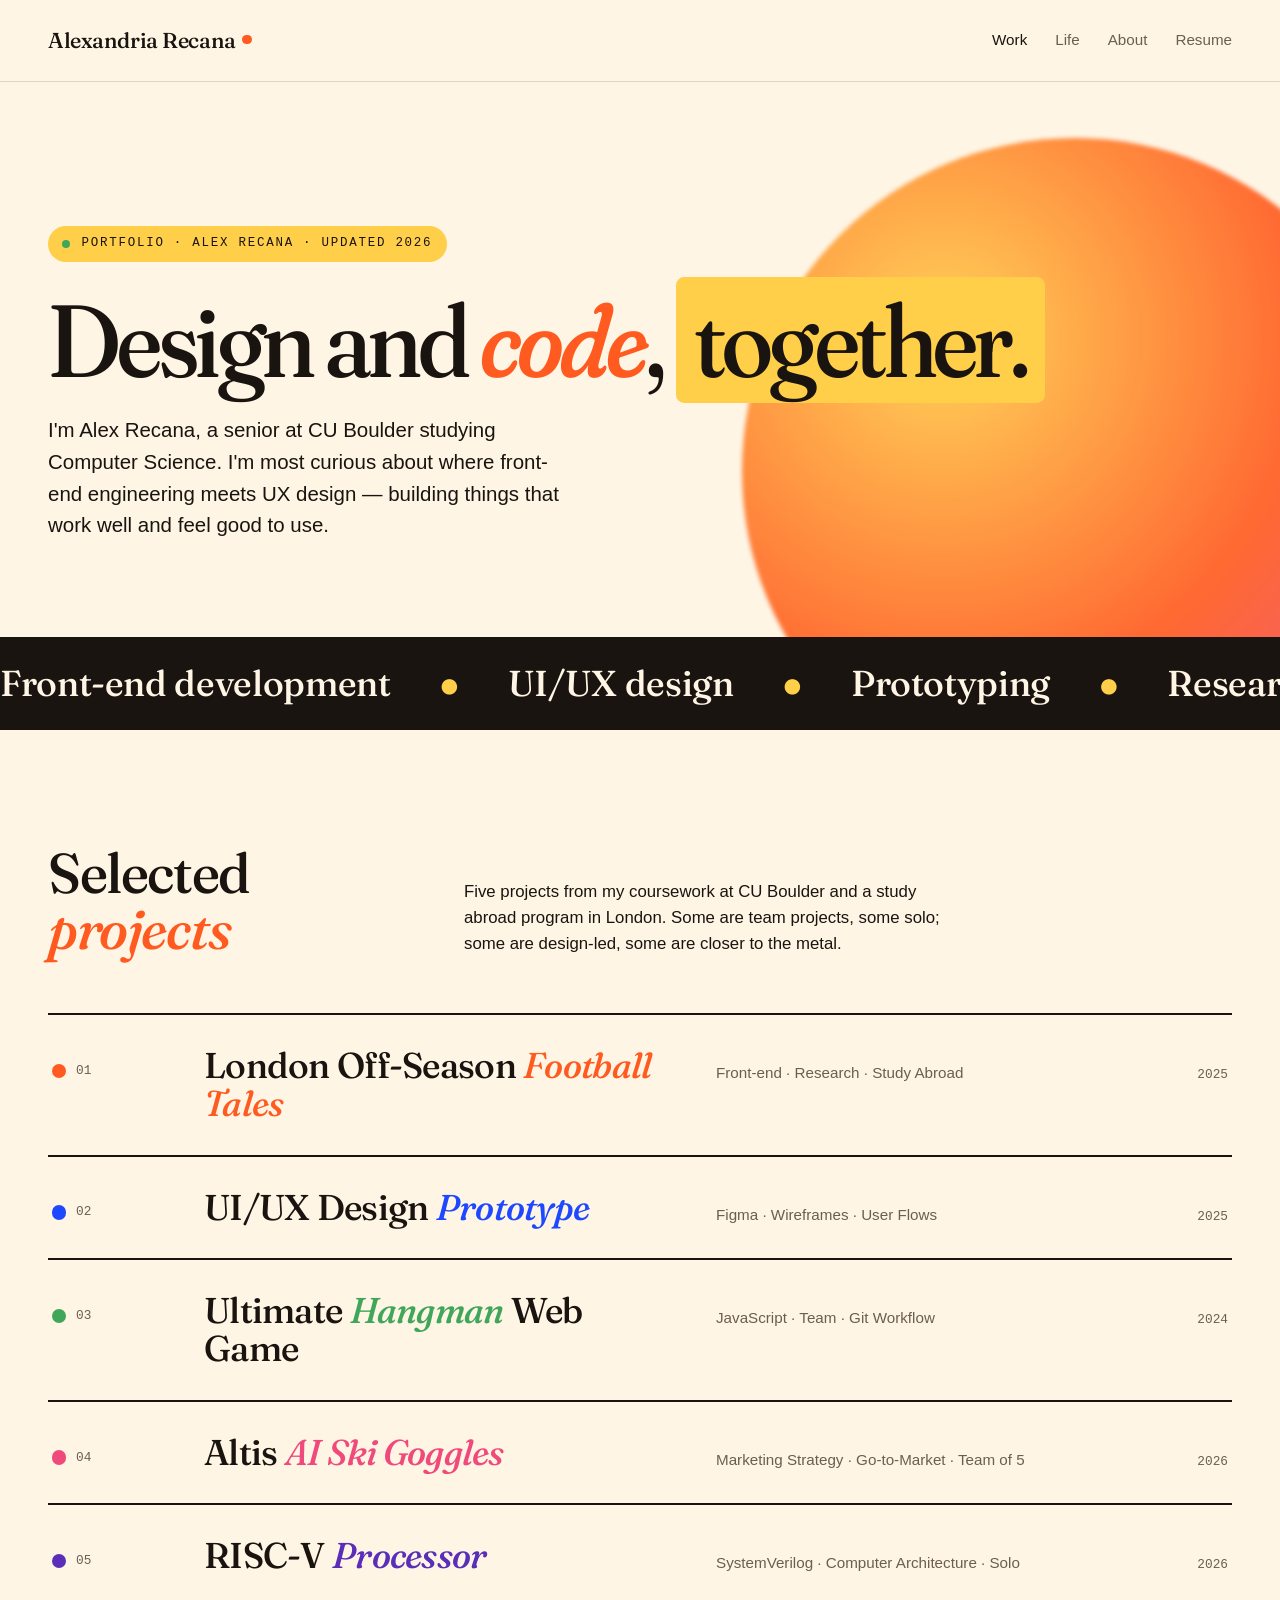
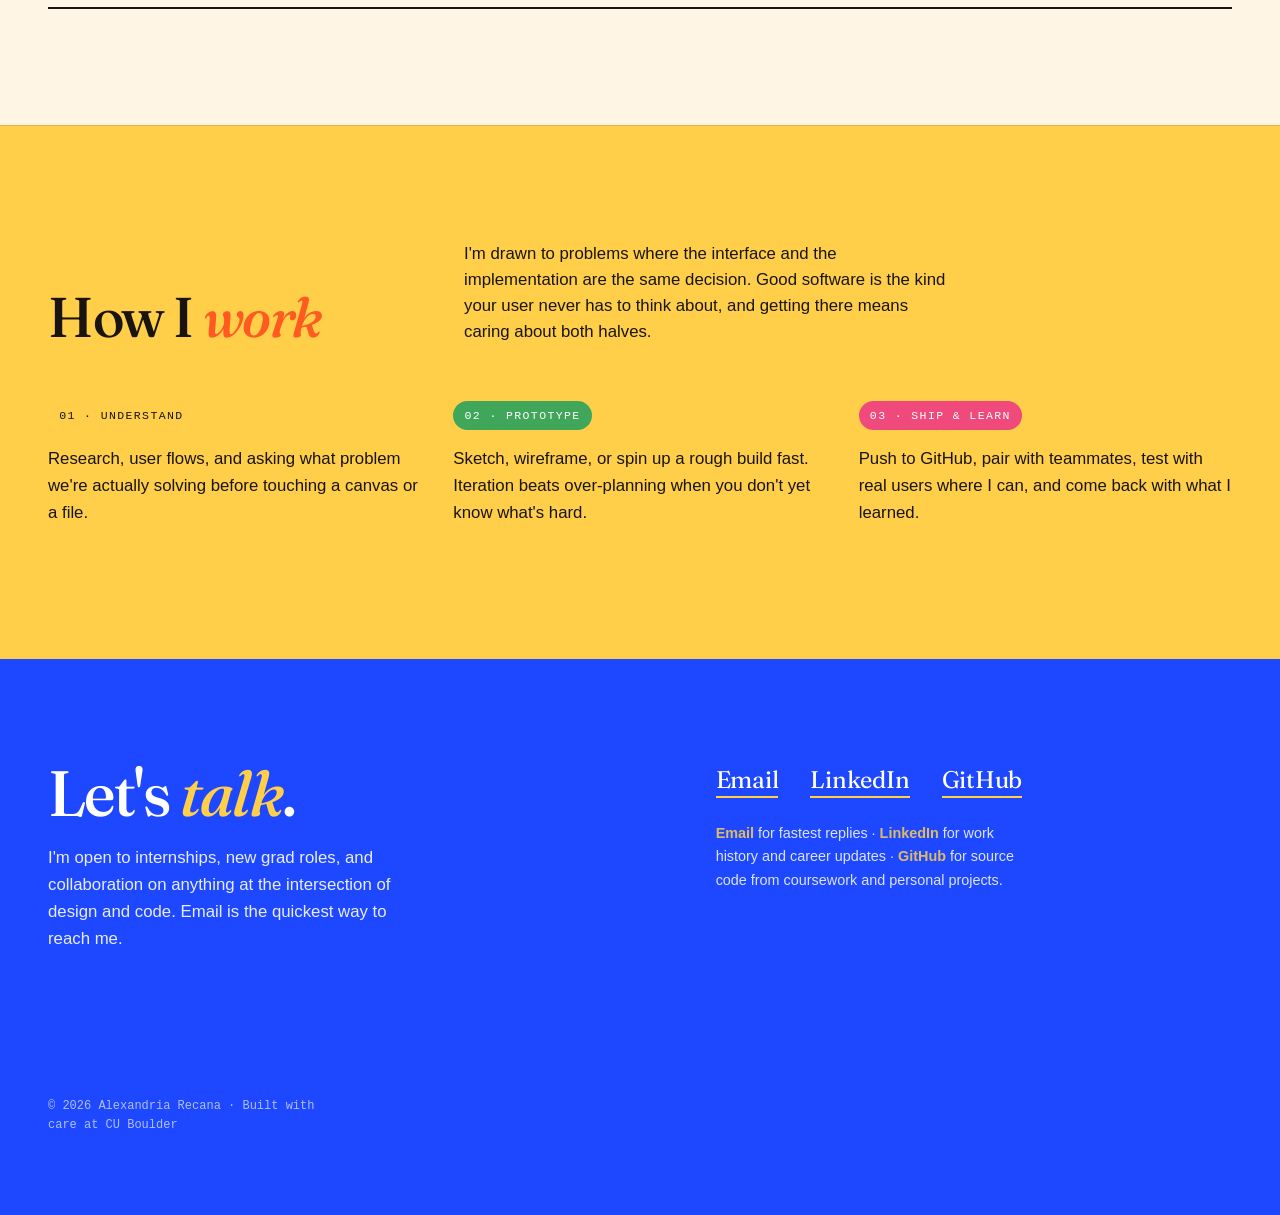
<file: index.html>
<!doctype html>
<html lang="en">
<head>
<meta charset="utf-8" />
<meta name="viewport" content="width=device-width,initial-scale=1" />
<title>Alex Recana — Portfolio</title>
<meta name="description" content="Alex Recana — senior at CU Boulder studying Computer Science. Front-end development, UX design, and the places they meet." />
<link rel="preconnect" href="https://rsms.me/" />
<link rel="stylesheet" href="https://rsms.me/inter/inter.css" />
<link rel="preconnect" href="https://fonts.googleapis.com" />
<link rel="preconnect" href="https://fonts.gstatic.com" crossorigin />
<link href="https://fonts.googleapis.com/css2?family=Fraunces:ital,opsz,wght,SOFT,WONK@0,9..144,400..700,0..100,0..1;1,9..144,400..700,0..100,0..1&display=swap" rel="stylesheet" />
<link rel="stylesheet" href="styles.css" />
</head>
<body>

<header class="site-head">
  <div class="wrap">
    <a href="index.html" class="wordmark">Alexandria&nbsp;Recana<span class="dot"></span></a>
    <nav class="nav" aria-label="Primary">
      <a href="index.html" aria-current="page">Work</a>
      <a href="life.html">Life</a>
      <a href="about.html">About</a>
      <a href="resume.html">Resume</a>
    </nav>
  </div>
</header>

<main>

  <section class="hero">
    <div class="wrap">
      <span class="eyebrow">Portfolio · Alex Recana · Updated 2026</span>
      <h1>Design and <em>code</em>, <span class="hl">together.</span></h1>
      <p class="lede">I'm Alex Recana, a senior at CU Boulder studying Computer Science. I'm most curious about where front-end engineering meets UX design — building things that work well and feel good to use.</p>
    </div>
  </section>

  <div class="marquee" aria-hidden="true">
    <div class="marquee-track">
      <span>Front-end development <span class="star">●</span> UI/UX design <span class="star">●</span> Prototyping <span class="star">●</span> Research <span class="star">●</span> Computer architecture <span class="star">●</span> Digital storytelling <span class="star">●</span></span>
      <span>Front-end development <span class="star">●</span> UI/UX design <span class="star">●</span> Prototyping <span class="star">●</span> Research <span class="star">●</span> Computer architecture <span class="star">●</span> Digital storytelling <span class="star">●</span></span>
    </div>
  </div>

  <section class="section" id="work">
    <div class="wrap">
      <div class="section-head">
        <h2>Selected <em>projects</em></h2>
        <p>Five projects from my coursework at CU Boulder and a study abroad program in London. Some are team projects, some solo; some are design-led, some are closer to the metal.</p>
      </div>

      <ol class="work-list">
        <li class="work-item" style="--swatch-color: var(--tangerine);">
          <a href="work/project-1.html">
            <span class="num">01</span>
            <span class="title">London Off-Season <em>Football Tales</em></span>
            <span class="role">Front-end · Research · Study Abroad</span>
            <span class="year">2025</span>
          </a>
        </li>
        <li class="work-item" style="--swatch-color: var(--cobalt);">
          <a href="work/project-2.html">
            <span class="num">02</span>
            <span class="title">UI/UX Design <em>Prototype</em></span>
            <span class="role">Figma · Wireframes · User Flows</span>
            <span class="year">2025</span>
          </a>
        </li>
        <li class="work-item" style="--swatch-color: var(--sage);">
          <a href="work/project-3.html">
            <span class="num">03</span>
            <span class="title">Ultimate <em>Hangman</em> Web Game</span>
            <span class="role">JavaScript · Team · Git Workflow</span>
            <span class="year">2024</span>
          </a>
        </li>
        <li class="work-item" style="--swatch-color: var(--rose);">
          <a href="work/project-4.html">
            <span class="num">04</span>
            <span class="title">Altis <em>AI Ski Goggles</em></span>
            <span class="role">Marketing Strategy · Go-to-Market · Team of 5</span>
            <span class="year">2026</span>
          </a>
        </li>
        <li class="work-item" style="--swatch-color: var(--plum);">
          <a href="work/project-5.html">
            <span class="num">05</span>
            <span class="title">RISC-V <em>Processor</em></span>
            <span class="role">SystemVerilog · Computer Architecture · Solo</span>
            <span class="year">2026</span>
          </a>
        </li>
      </ol>
    </div>
  </section>

  <section class="section section--butter" id="approach">
    <div class="wrap">
      <div class="section-head">
        <h2>How I <em>work</em></h2>
        <p>I'm drawn to problems where the interface and the implementation are the same decision. Good software is the kind your user never has to think about, and getting there means caring about both halves.</p>
      </div>
      <div style="display:grid; grid-template-columns:repeat(3, 1fr); gap:2rem;">
        <div>
          <span class="chip">01 · Understand</span>
          <p style="margin-top:1rem; font-size:1.05rem; line-height:1.6;">Research, user flows, and asking what problem we're actually solving before touching a canvas or a file.</p>
        </div>
        <div>
          <span class="chip" style="background:var(--sage); color:#fff;">02 · Prototype</span>
          <p style="margin-top:1rem; font-size:1.05rem; line-height:1.6;">Sketch, wireframe, or spin up a rough build fast. Iteration beats over-planning when you don't yet know what's hard.</p>
        </div>
        <div>
          <span class="chip" style="background:var(--rose); color:#fff;">03 · Ship &amp; learn</span>
          <p style="margin-top:1rem; font-size:1.05rem; line-height:1.6;">Push to GitHub, pair with teammates, test with real users where I can, and come back with what I learned.</p>
        </div>
      </div>
    </div>
  </section>

  <footer class="site-foot">
    <div class="wrap">
      <div>
        <h4>Let's <em>talk</em>.</h4>
        <p>I'm open to internships, new grad roles, and collaboration on anything at the intersection of design and code. Email is the quickest way to reach me.</p>
      </div>
      <div>
        <div class="contact-links">
          <a href="mailto:alexandria.recana@gmail.com">Email</a>
          <a href="https://www.linkedin.com/in/alexandria-recana/" target="_blank" rel="noopener">LinkedIn</a>
          <a href="https://github.com/alexandriarecana" target="_blank" rel="noopener">GitHub</a>
        </div>
        <p style="margin-top:1.5rem; font-size:0.9rem; opacity:0.85; line-height:1.6;">
          <strong style="color:var(--butter);">Email</strong> for fastest replies ·
          <strong style="color:var(--butter);">LinkedIn</strong> for work history and career updates ·
          <strong style="color:var(--butter);">GitHub</strong> for source code from coursework and personal projects.
        </p>
      </div>
      <p class="fine">© 2026 Alexandria Recana · Built with care at CU Boulder</p>
    </div>
  </footer>

</main>

</body>
</html>
</file>
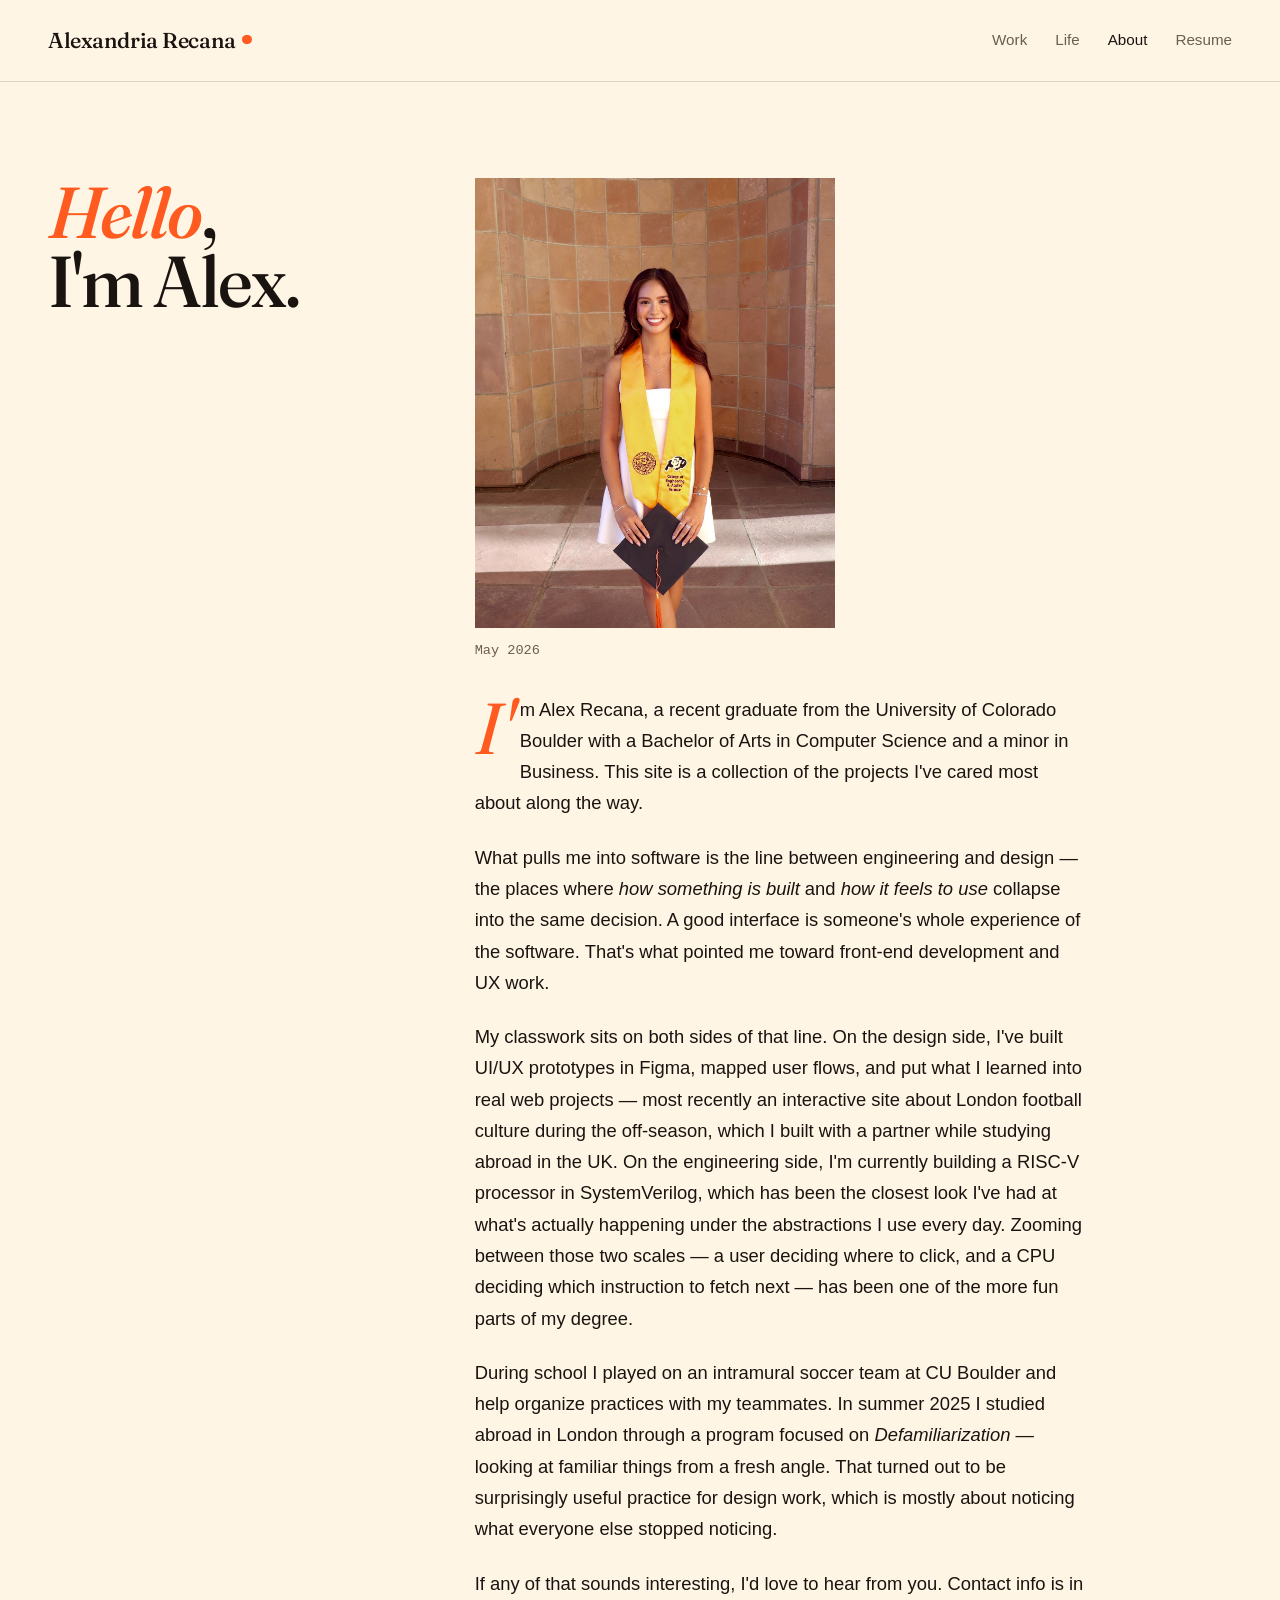
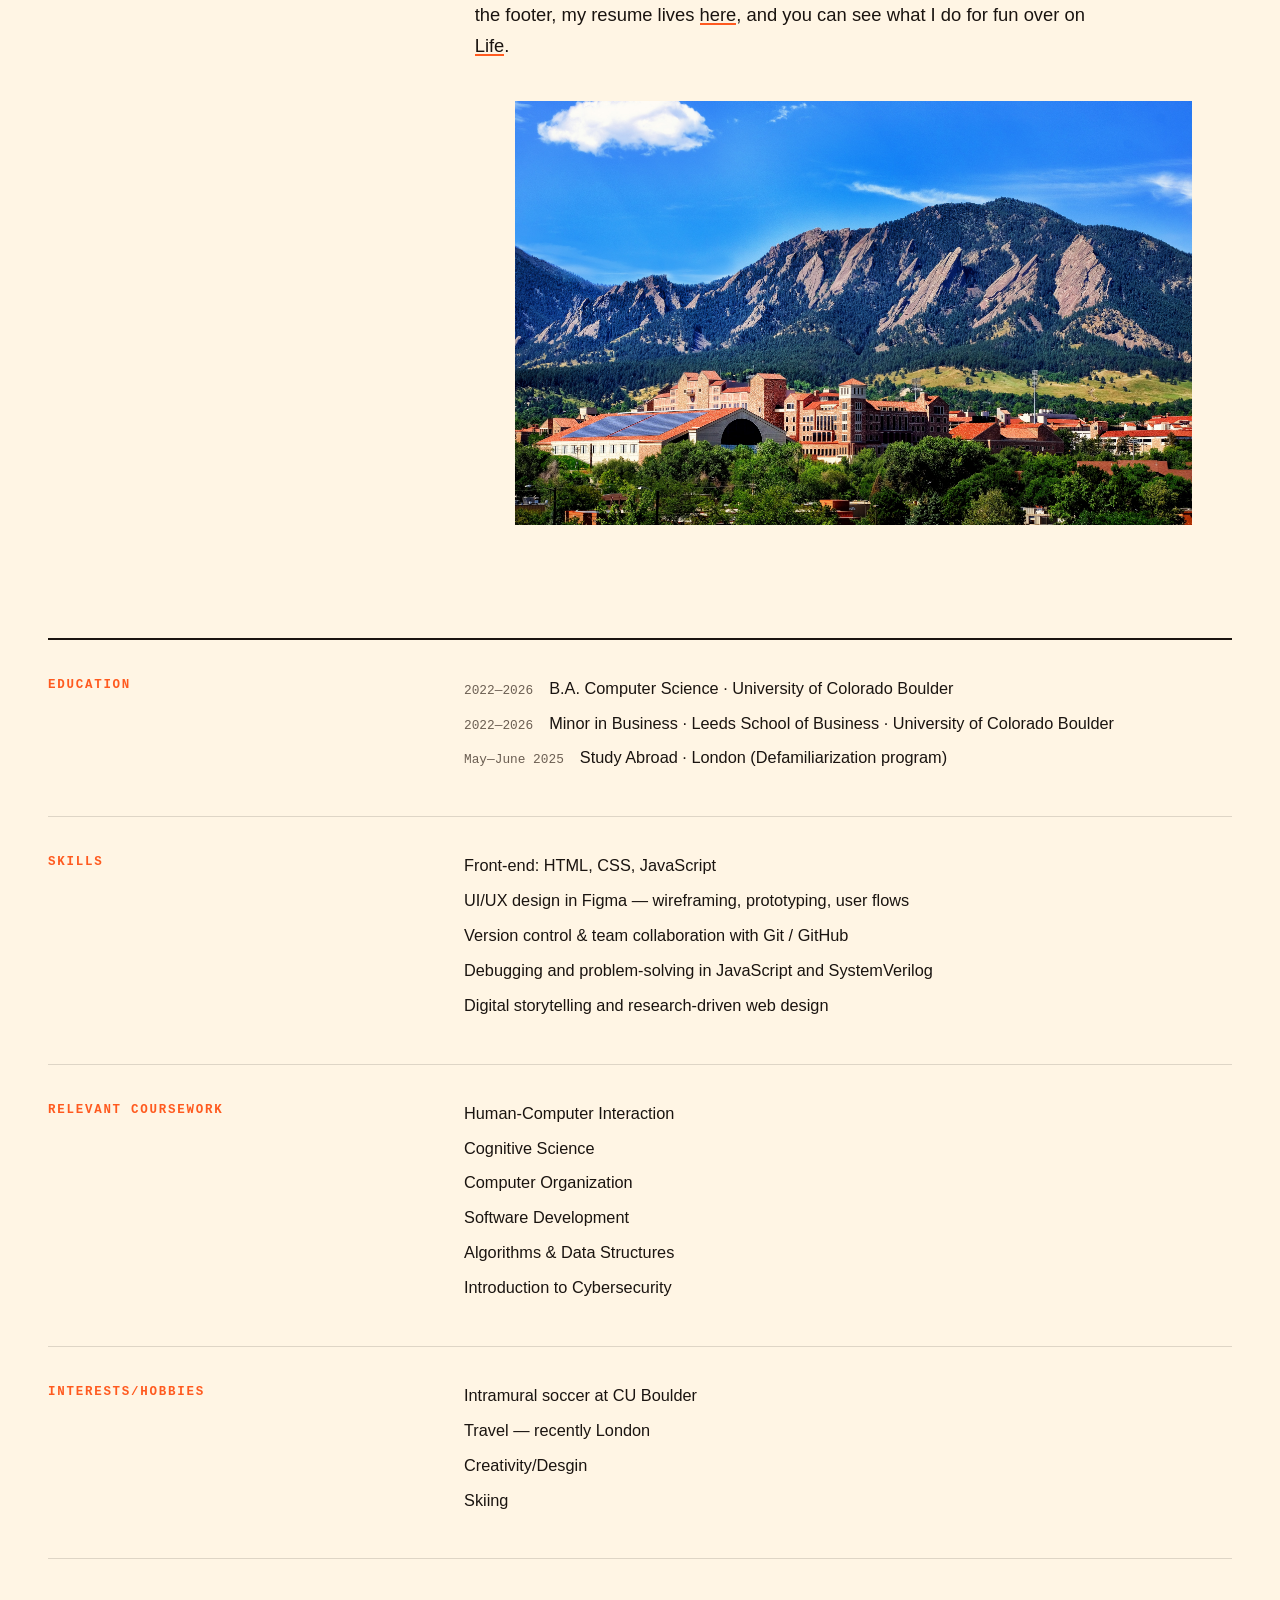
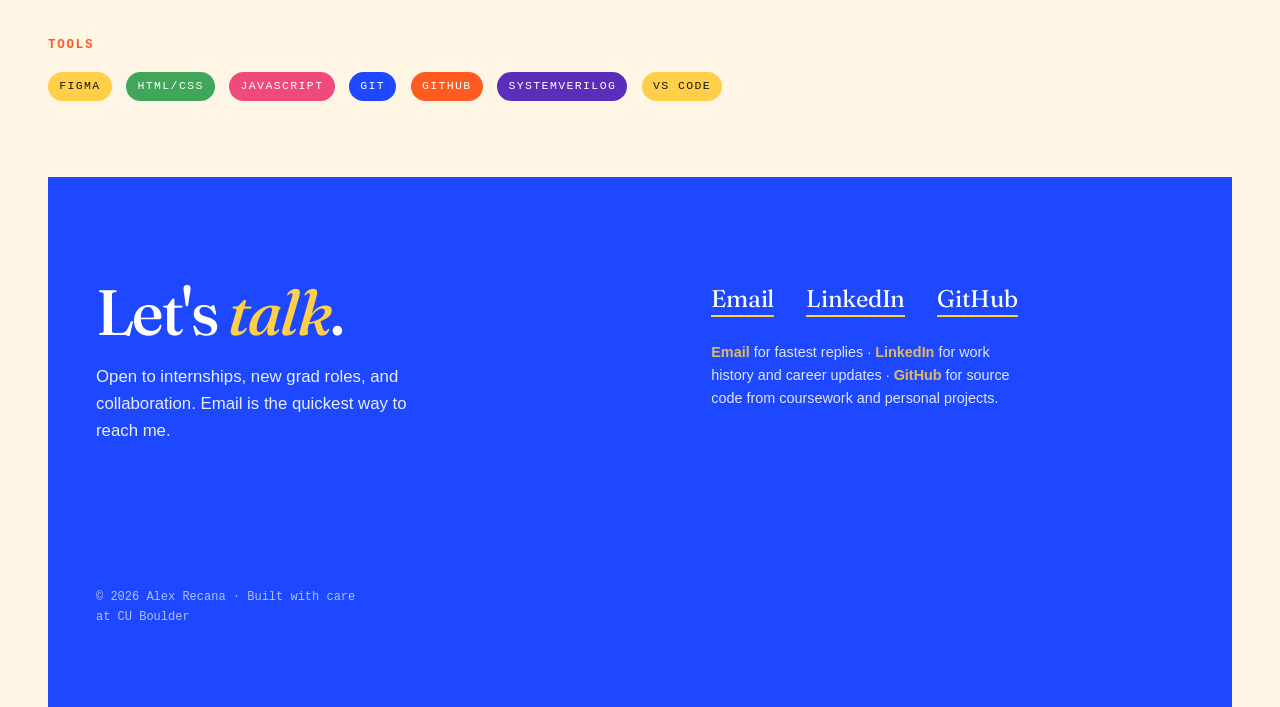
<file: about.html>
<!doctype html>
<html lang="en">
<head>
<meta charset="utf-8" />
<meta name="viewport" content="width=device-width,initial-scale=1" />
<title>About — Alex Recana</title>
<meta name="description" content="About Alex Recana — CU Boulder CS senior interested in front-end and UX." />
<link rel="preconnect" href="https://rsms.me/" />
<link rel="stylesheet" href="https://rsms.me/inter/inter.css" />
<link rel="preconnect" href="https://fonts.googleapis.com" />
<link rel="preconnect" href="https://fonts.gstatic.com" crossorigin />
<link href="https://fonts.googleapis.com/css2?family=Fraunces:ital,opsz,wght,SOFT,WONK@0,9..144,400..700,0..100,0..1;1,9..144,400..700,0..100,0..1&display=swap" rel="stylesheet" />
<link rel="stylesheet" href="styles.css" />
</head>
<body>

<header class="site-head">
  <div class="wrap">
    <a href="index.html" class="wordmark">Alexandria&nbsp;Recana<span class="dot"></span></a>
    <nav class="nav" aria-label="Primary">
      <a href="index.html">Work</a>
      <a href="life.html">Life</a>
      <a href="about.html" aria-current="page">About</a>
      <a href="resume.html">Resume</a>
    </nav>
  </div>
</header>

<main class="wrap">

  <section class="about-grid">
    <h1><em>Hello</em>,<br>I'm Alex.</h1>
    <div class="about-body">
      <figure style="margin:0 0 2rem;">
        <img 
            src="assets/PortfolioPicture.JPG" 
            alt="Portfolio picture"
            style="aspect-ratio: 4 / 5; max-width: 360px; display: block; object-fit: cover;"
          />
        <figcaption style="margin-top:0.75rem; font-size:0.85rem; color:var(--muted); font-family:var(--mono);">May 2026</figcaption>
      </figure>

      <p class="drop">I'm Alex Recana, a recent graduate from the University of Colorado Boulder with a Bachelor of Arts in Computer Science and a minor in Business. This site is a collection of the projects I've cared most about along the way.</p>

      <p>What pulls me into software is the line between engineering and design — the places where <em>how something is built</em> and <em>how it feels to use</em> collapse into the same decision. A good interface is someone's whole experience of the software. That's what pointed me toward front-end development and UX work.</p>

      <p>My classwork sits on both sides of that line. On the design side, I've built UI/UX prototypes in Figma, mapped user flows, and put what I learned into real web projects — most recently an interactive site about London football culture during the off-season, which I built with a partner while studying abroad in the UK. On the engineering side, I'm currently building a RISC-V processor in SystemVerilog, which has been the closest look I've had at what's actually happening under the abstractions I use every day. Zooming between those two scales — a user deciding where to click, and a CPU deciding which instruction to fetch next — has been one of the more fun parts of my degree.</p>

      <p>During school I played on an intramural soccer team at CU Boulder and help organize practices with my teammates. In summer 2025 I studied abroad in London through a program focused on <em>Defamiliarization</em> — looking at familiar things from a fresh angle. That turned out to be surprisingly useful practice for design work, which is mostly about noticing what everyone else stopped noticing.</p>

      <p>If any of that sounds interesting, I'd love to hear from you. Contact info is in the footer, my resume lives <a href="resume.html">here</a>, and you can see what I do for fun over on <a href="life.html">Life</a>.</p>

      <figure style="margin-top:2.5rem;">
        <img 
          src="assets/boulderpic.jpg"
          alt="Boulder shot"
          style="aspect-ratio: 16 / 10; width: 100%; object-fit: cover; display: block;"
        />
      </figure>
    </div>
  </section>

  <section>
    <div class="rows">
      <h3>Education</h3>
      <ul>
        <li><span class="when">2022—2026</span>B.A. Computer Science · University of Colorado Boulder</li>
        <li><span class="when">2022—2026</span>Minor in Business · Leeds School of Business · University of Colorado Boulder </li>
        <li><span class="when">May—June 2025</span>Study Abroad · London (Defamiliarization program)</li>
      </ul>
    </div>

    <div class="rows">
      <h3>Skills</h3>
      <ul>
        <li>Front-end: HTML, CSS, JavaScript</li>
        <li>UI/UX design in Figma — wireframing, prototyping, user flows</li>
        <li>Version control &amp; team collaboration with Git / GitHub</li>
        <li>Debugging and problem-solving in JavaScript and SystemVerilog</li>
        <li>Digital storytelling and research-driven web design</li>
      </ul>
    </div>

    <div class="rows">
      <h3>Relevant Coursework</h3>
      <ul>
        <li>Human-Computer Interaction</li>
        <li>Cognitive Science</li>
        <li>Computer Organization</li>
        <li>Software Development</li>
        <li>Algorithms &amp; Data Structures</li>
        <li>Introduction to Cybersecurity</li>
      </ul>
    </div>

    <div class="rows">
      <h3>Interests/Hobbies</h3>
      <ul>
        <li>Intramural soccer at CU Boulder</li>
        <li>Travel — recently London</li>
        <li>Creativity/Desgin</li>
        <li>Skiing</li>
      </ul>
    </div>
  </section>

  <section style="padding: clamp(3rem, 6vw, 5rem) 0;">
    <h3 style="font-family:var(--mono); font-size:0.78rem; text-transform:uppercase; letter-spacing:0.14em; color:var(--tangerine); margin:0 0 1rem; font-weight:600;">Tools</h3>
    <div style="display:flex; flex-wrap:wrap; gap:0.5rem;">
      <span class="chip">Figma</span>
      <span class="chip" style="background:var(--sage); color:#fff;">HTML/CSS</span>
      <span class="chip" style="background:var(--rose); color:#fff;">JavaScript</span>
      <span class="chip" style="background:var(--cobalt); color:#fff;">Git</span>
      <span class="chip" style="background:var(--tangerine); color:#fff;">GitHub</span>
      <span class="chip" style="background:var(--plum); color:#fff;">SystemVerilog</span>
      <span class="chip">VS Code</span>
    </div>
  </section>

  <footer class="site-foot">
    <div class="wrap">
      <div>
        <h4>Let's <em>talk</em>.</h4>
        <p>Open to internships, new grad roles, and collaboration. Email is the quickest way to reach me.</p>
      </div>
      <div>
        <div class="contact-links">
          <a href="mailto:alexandria.recana@gmail.com">Email</a>
          <a href="https://www.linkedin.com/in/alexandria-recana/" target="_blank" rel="noopener">LinkedIn</a>
          <a href="https://github.com/alexandriarecana" target="_blank" rel="noopener">GitHub</a>
        </div>
        <p style="margin-top:1.5rem; font-size:0.9rem; opacity:0.85; line-height:1.6;">
          <strong style="color:var(--butter);">Email</strong> for fastest replies ·
          <strong style="color:var(--butter);">LinkedIn</strong> for work history and career updates ·
          <strong style="color:var(--butter);">GitHub</strong> for source code from coursework and personal projects.
        </p>
      </div>
      <p class="fine">© 2026 Alex Recana · Built with care at CU Boulder</p>
    </div>
  </footer>

</main>

</body>
</html>
</file>
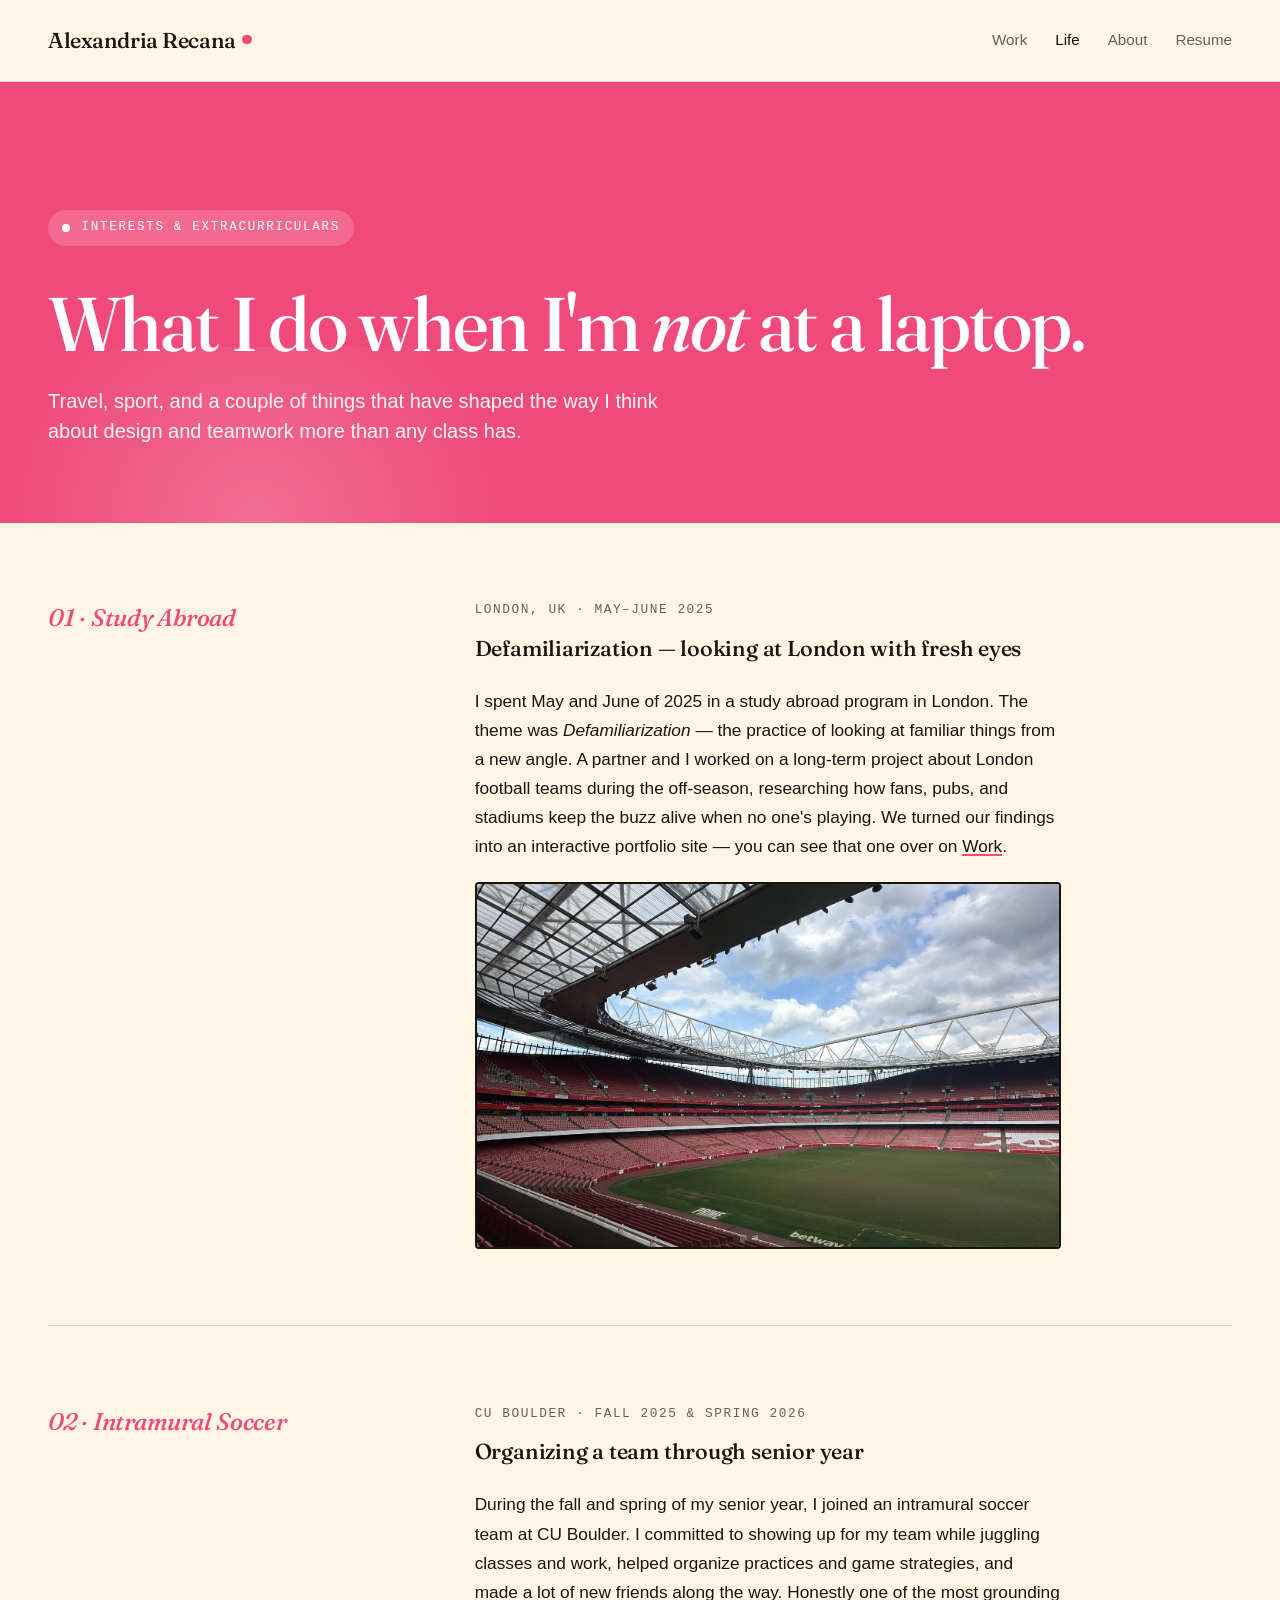
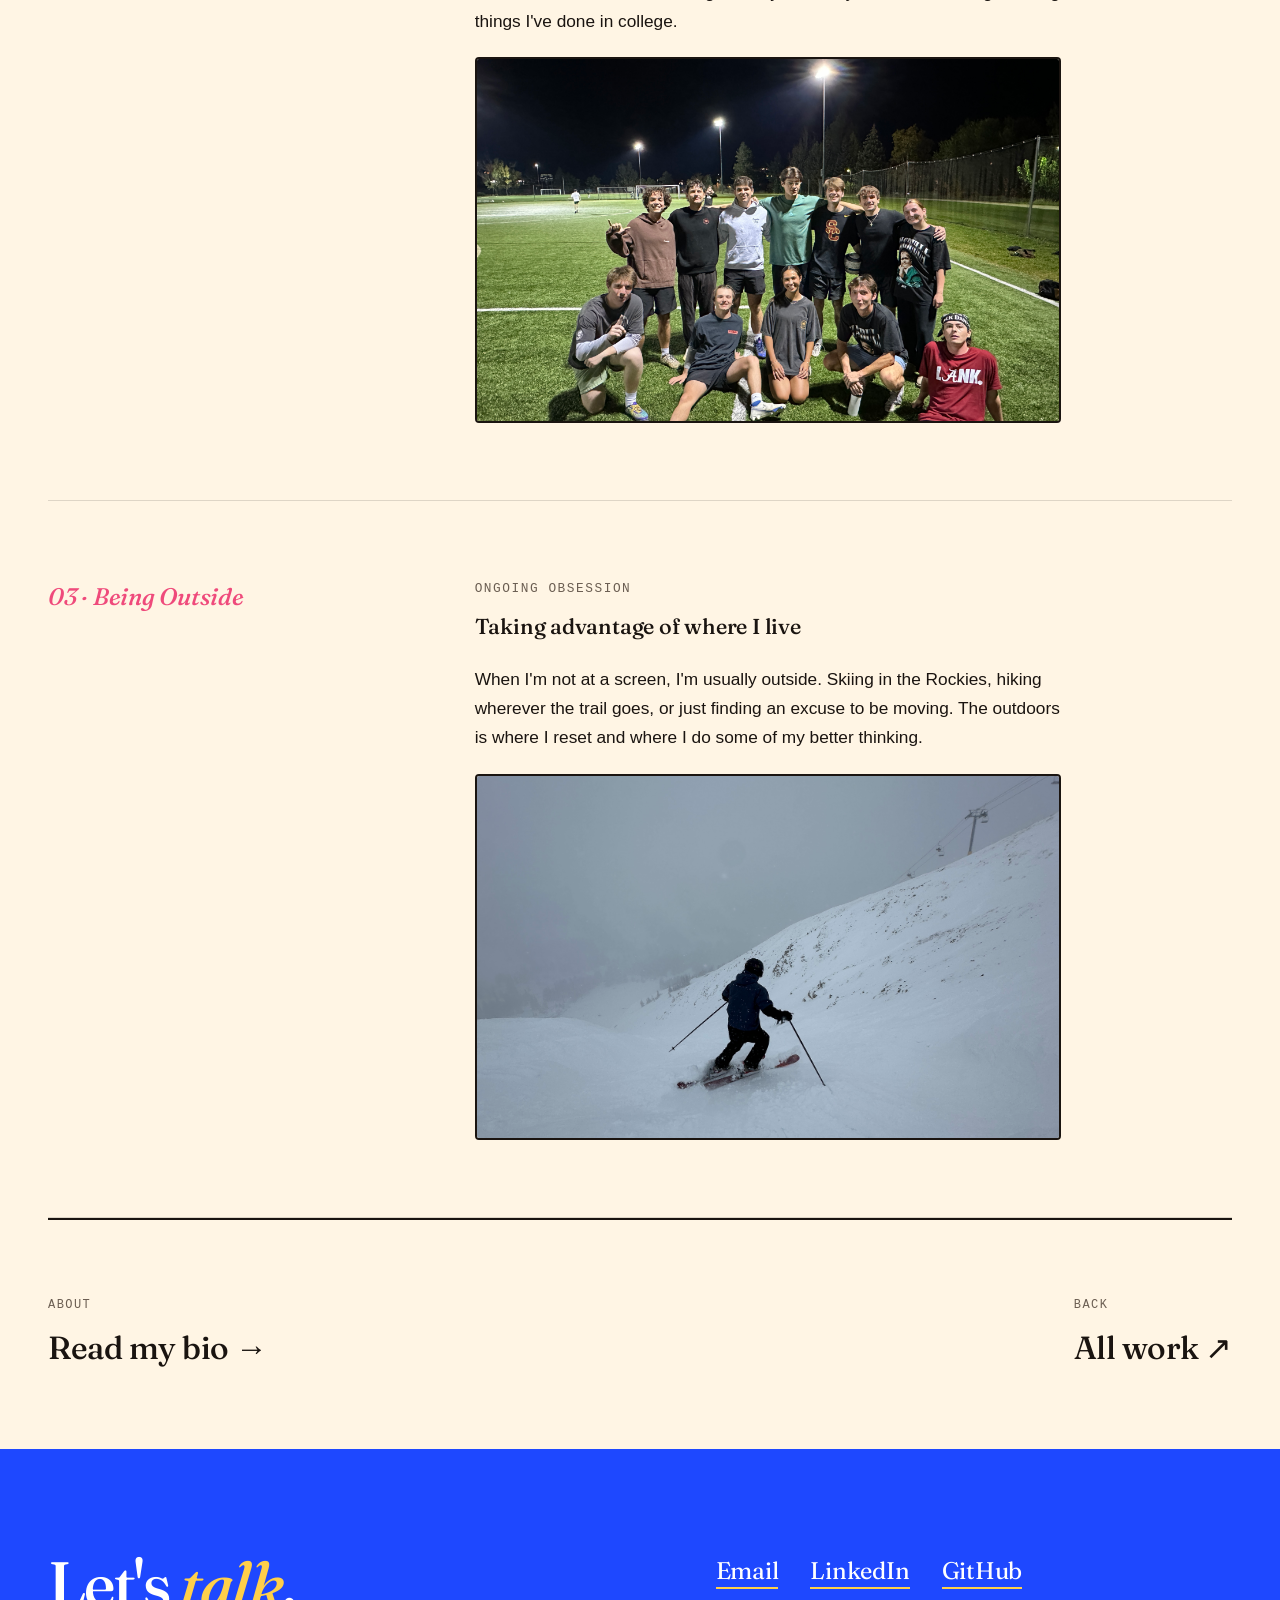
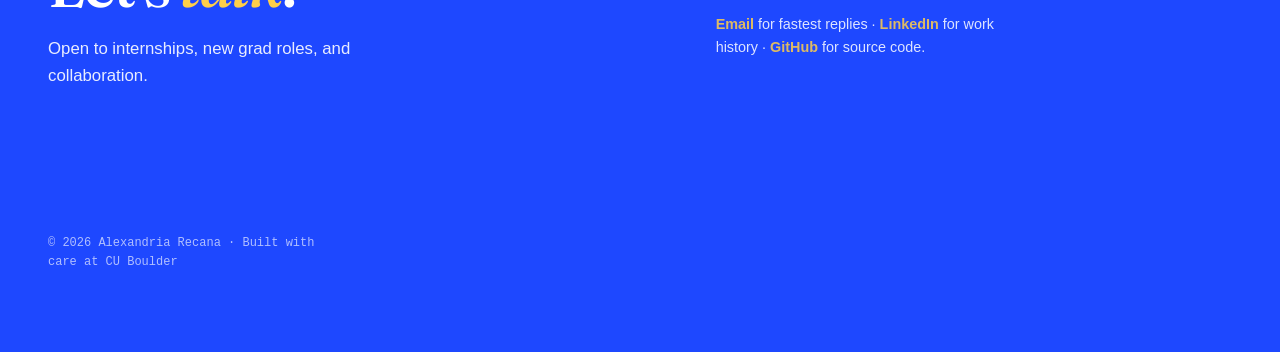
<file: life.html>
<!doctype html>
<html lang="en">
<head>
<meta charset="utf-8" />
<meta name="viewport" content="width=device-width,initial-scale=1" />
<title>Life — Alex Recana</title>
<meta name="description" content="Interests and extracurriculars — study abroad, soccer, and what I do when I'm not at a laptop." />
<link rel="preconnect" href="https://rsms.me/" />
<link rel="stylesheet" href="https://rsms.me/inter/inter.css" />
<link rel="preconnect" href="https://fonts.googleapis.com" />
<link rel="preconnect" href="https://fonts.gstatic.com" crossorigin />
<link href="https://fonts.googleapis.com/css2?family=Fraunces:ital,opsz,wght,SOFT,WONK@0,9..144,400..700,0..100,0..1;1,9..144,400..700,0..100,0..1&display=swap" rel="stylesheet" />
<link rel="stylesheet" href="styles.css" />
</head>
<body data-theme="rose">

<header class="site-head">
  <div class="wrap">
    <a href="index.html" class="wordmark">Alexandria&nbsp;Recana<span class="dot"></span></a>
    <nav class="nav" aria-label="Primary">
      <a href="index.html">Work</a>
      <a href="life.html" aria-current="page">Life</a>
      <a href="about.html">About</a>
      <a href="resume.html">Resume</a>
    </nav>
  </div>
</header>

<main>

  <section class="cs-head">
    <div class="wrap">
      <span class="eyebrow">Interests &amp; extracurriculars</span>
      <h1>What I do when I'm <em>not</em> at a laptop.</h1>
      <p class="summary">Travel, sport, and a couple of things that have shaped the way I think about design and teamwork more than any class has.</p>
    </div>
  </section>

  <div class="wrap">

    <section class="cs-body">
      <h2>01 · Study Abroad</h2>
      <div class="body-copy">
        <p style="font-family: var(--mono); font-size:0.8rem; text-transform:uppercase; letter-spacing:0.12em; color:var(--muted);">London, UK · May–June 2025</p>
        <h3 style="margin-top:0.5em !important;">Defamiliarization — looking at London with fresh eyes</h3>
        <p>I spent May and June of 2025 in a study abroad program in London. The theme was <em>Defamiliarization</em> — the practice of looking at familiar things from a new angle. A partner and I worked on a long-term project about London football teams during the off-season, researching how fans, pubs, and stadiums keep the buzz alive when no one's playing. We turned our findings into an interactive portfolio site — you can see that one over on <a href="work/project-1.html">Work</a>.</p>
        <figure>
          <img 
            src="assets/emirates.JPG" 
            alt="Emirates"
            style="aspect-ratio: 16 / 10; width: 100%; object-fit: cover; display: block;"
          />
        </figure>
      </div>
    </section>

    <section class="cs-body">
      <h2>02 · Intramural Soccer</h2>
      <div class="body-copy">
        <p style="font-family: var(--mono); font-size:0.8rem; text-transform:uppercase; letter-spacing:0.12em; color:var(--muted);">CU Boulder · Fall 2025 &amp; Spring 2026</p>
        <h3 style="margin-top:0.5em !important;">Organizing a team through senior year</h3>
        <p>During the fall and spring of my senior year, I joined an intramural soccer team at CU Boulder. I committed to showing up for my team while juggling classes and work, helped organize practices and game strategies, and made a lot of new friends along the way. Honestly one of the most grounding things I've done in college.</p>
        <figure>
          <img 
            src="assets/soccer.JPG" 
            alt="Soccer"
            style="aspect-ratio: 16 / 10; width: 100%; object-fit: cover; display: block;"
          />
        </figure>
      </div>
    </section>

    <section class="cs-body">
      <h2>03 · Being Outside</h2>
      <div class="body-copy">
        <p style="font-family: var(--mono); font-size:0.8rem; text-transform:uppercase; letter-spacing:0.12em; color:var(--muted);">Ongoing obsession</p>
        <h3 style="margin-top:0.5em !important;">Taking advantage of where I live</h3>
        <p>When I'm not at a screen, I'm usually outside. Skiing in the Rockies, hiking wherever the trail goes, or just finding an excuse to be moving. The outdoors is where I reset and where I do some of my better thinking.</p>
        <figure>
          <img
            src="assets/skiing.JPG"
            alt="Skiing"
            style="aspect-ratio: 16 / 10; width: 100%; object-fit: cover; display: block;"
          />
        </figure>
      </div>
    </section>

    <section class="cs-next">
      <a href="about.html"><span class="label">About</span>Read my bio →</a>
      <a href="index.html"><span class="label">Back</span>All work ↗</a>
    </section>
  </div>

  <footer class="site-foot">
    <div class="wrap">
      <div>
        <h4>Let's <em>talk</em>.</h4>
        <p>Open to internships, new grad roles, and collaboration.</p>
      </div>
      <div>
        <div class="contact-links">
          <a href="mailto:alexandria.recana@gmail.com">Email</a>
          <a href="https://www.linkedin.com/in/alexandria-recana/" target="_blank" rel="noopener">LinkedIn</a>
          <a href="https://github.com/alexandriarecana" target="_blank" rel="noopener">GitHub</a>
        </div>
        <p style="margin-top:1.5rem; font-size:0.9rem; opacity:0.85; line-height:1.6;">
          <strong style="color:var(--butter);">Email</strong> for fastest replies ·
          <strong style="color:var(--butter);">LinkedIn</strong> for work history ·
          <strong style="color:var(--butter);">GitHub</strong> for source code.
        </p>
      </div>
      <p class="fine">© 2026 Alexandria Recana · Built with care at CU Boulder</p>
    </div>
  </footer>

</main>

</body>
</html>
</file>
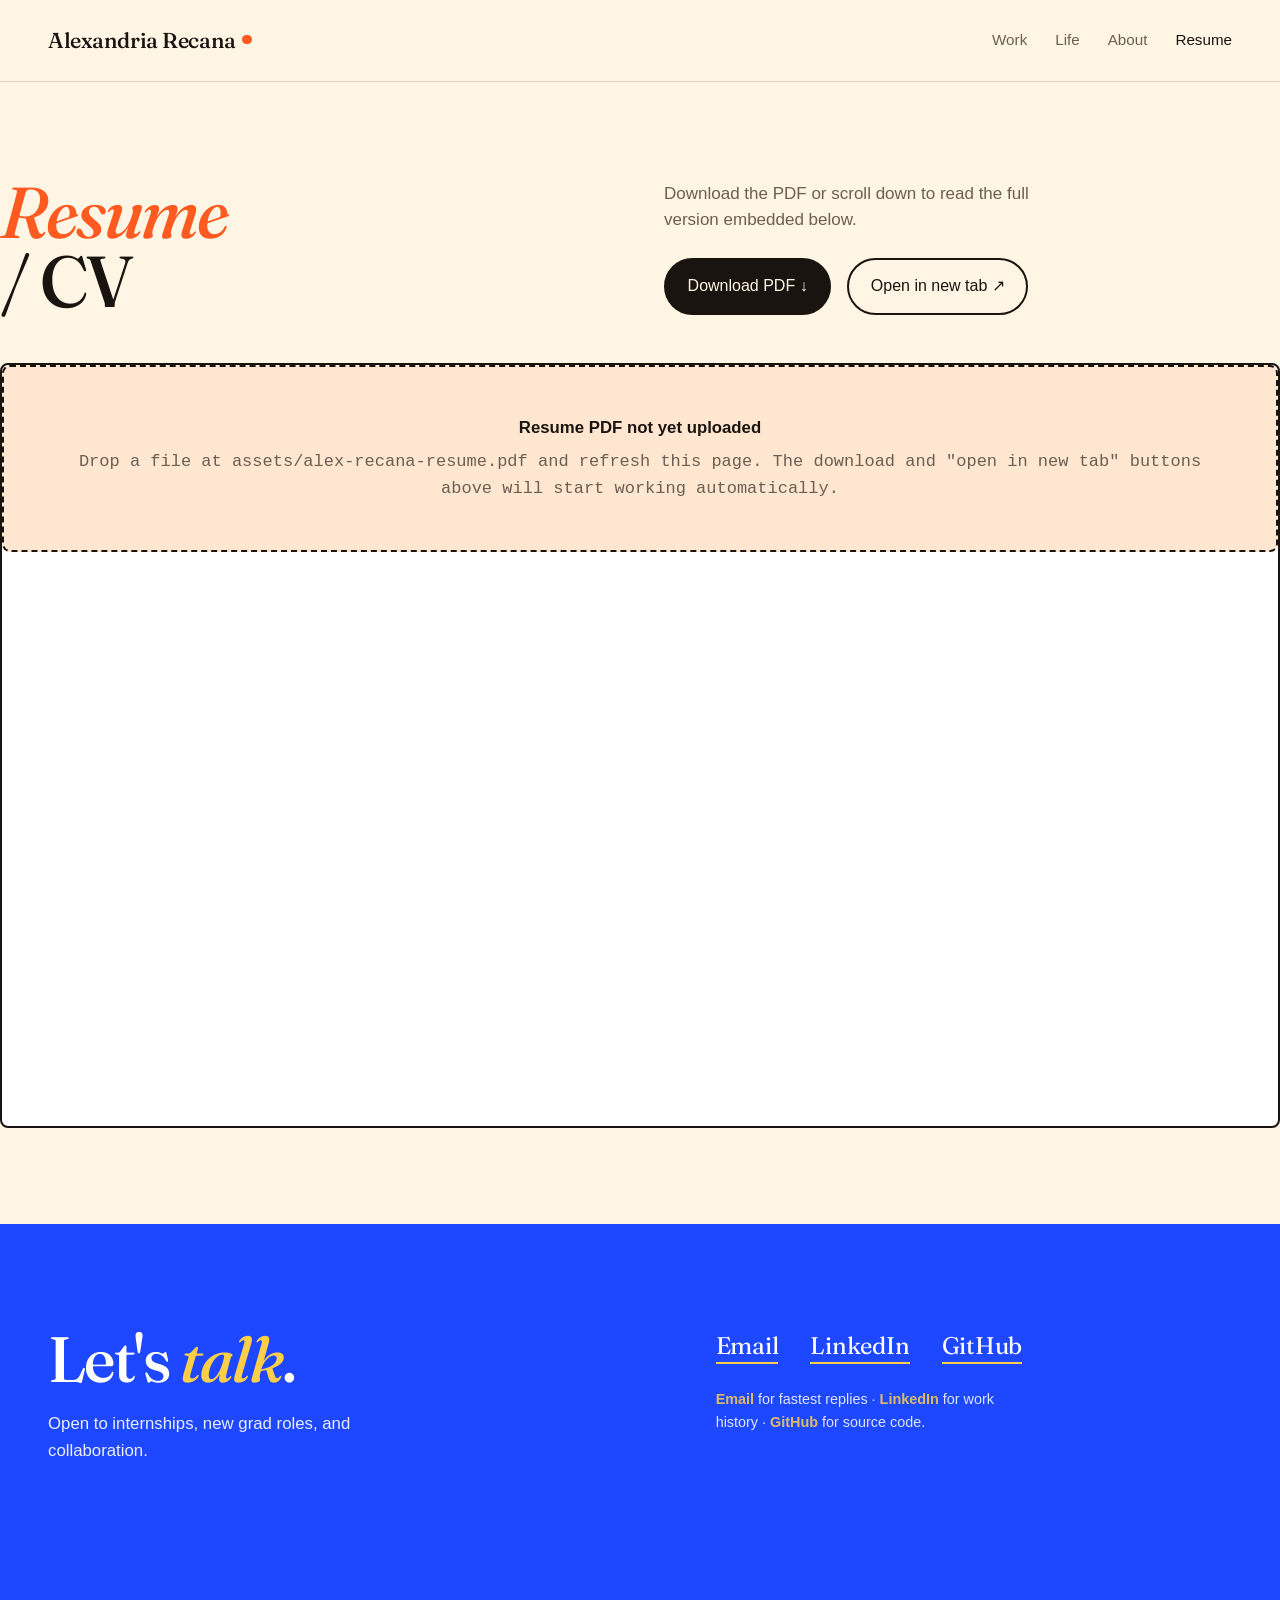
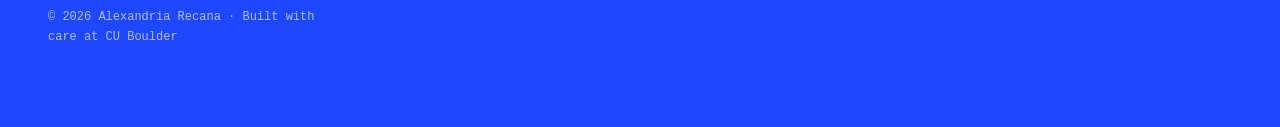
<file: resume.html>
<!doctype html>
<html lang="en">
<head>
<meta charset="utf-8" />
<meta name="viewport" content="width=device-width,initial-scale=1" />
<title>Resume — Alex Recana</title>
<meta name="description" content="Download or view Alex Recana's resume." />
<link rel="preconnect" href="https://rsms.me/" />
<link rel="stylesheet" href="https://rsms.me/inter/inter.css" />
<link rel="preconnect" href="https://fonts.googleapis.com" />
<link rel="preconnect" href="https://fonts.gstatic.com" crossorigin />
<link href="https://fonts.googleapis.com/css2?family=Fraunces:ital,opsz,wght,SOFT,WONK@0,9..144,400..700,0..100,0..1;1,9..144,400..700,0..100,0..1&display=swap" rel="stylesheet" />
<link rel="stylesheet" href="styles.css" />
<style>
  .resume-wrap {
    padding: clamp(3rem, 8vw, 6rem) 0;
  }
  .resume-head {
    display: grid;
    grid-template-columns: 1fr 1fr;
    gap: 3rem;
    align-items: end;
    margin-bottom: 3rem;
  }
  @media (max-width: 800px) { .resume-head { grid-template-columns: 1fr; gap: 1.5rem; } }
  .resume-head h1 {
    font-family: var(--serif);
    font-size: clamp(2.5rem, 6vw, 4.5rem);
    line-height: 0.95;
    letter-spacing: -0.03em;
    font-weight: 500;
    margin: 0;
  }
  .resume-head h1 em { color: var(--tangerine); font-style: italic; }
  .resume-actions {
    display: flex;
    gap: 1rem;
    flex-wrap: wrap;
  }
  .btn {
    display: inline-flex;
    align-items: center;
    gap: 0.5rem;
    padding: 0.9rem 1.35rem;
    background: var(--ink);
    color: var(--paper);
    border: 2px solid var(--ink);
    border-radius: 999px;
    font-family: var(--sans);
    font-weight: 500;
    font-size: 1rem;
    background-image: none;
    transition: transform 160ms ease, background-color 160ms ease, color 160ms ease;
  }
  .btn:hover { background: var(--tangerine); color: #fff; border-color: var(--tangerine); transform: translate(0,-2px); }
  .btn--outline { background: transparent; color: var(--ink); }
  .btn--outline:hover { background: var(--ink); color: var(--paper); border-color: var(--ink); }
  .resume-frame {
    width: 100%;
    min-height: 85vh;
    border: 2px solid var(--ink);
    border-radius: 8px;
    background: #fff;
    display: block;
  }
  .resume-fallback {
    padding: 3rem;
    text-align: center;
    border: 2px dashed var(--ink);
    border-radius: 8px;
    background: color-mix(in srgb, var(--tangerine) 10%, var(--paper));
    font-family: var(--mono);
    color: var(--muted);
  }
  .resume-fallback strong { color: var(--ink); display: block; margin-bottom: 0.5rem; font-family: var(--sans); font-size: 1.05rem; }
</style>
</head>
<body>

<header class="site-head">
  <div class="wrap">
    <a href="index.html" class="wordmark">Alexandria&nbsp;Recana<span class="dot"></span></a>
    <nav class="nav" aria-label="Primary">
      <a href="index.html">Work</a>
      <a href="life.html">Life</a>
      <a href="about.html">About</a>
      <a href="resume.html" aria-current="page">Resume</a>
    </nav>
  </div>
</header>

<main class="wrap resume-wrap">

  <div class="resume-head">
    <h1><em>Resume</em><br />/ CV</h1>
    <div>
      <p style="margin:0 0 1.5rem; max-width:40ch; color:var(--muted);">Download the PDF or scroll down to read the full version embedded below.</p>
      <div class="resume-actions">
        <a class="btn" href="assets/alex-recana-resume.pdf" download>Download PDF ↓</a>
        <a class="btn btn--outline" href="assets/alex-recana-resume.pdf" target="_blank" rel="noopener">Open in new tab ↗</a>
      </div>
    </div>
  </div>

  <!-- Embedded resume. Replace assets/alex-recana-resume.pdf with your actual file. -->
  <object data="assets/AlexRecana_resume.pdf" type="application/pdf" class="resume-frame" aria-label="Alex Recana resume">
    <div class="resume-fallback">
      <strong>Resume PDF not yet uploaded</strong>
      Drop a file at <code>assets/alex-recana-resume.pdf</code> and refresh this page.
      The download and "open in new tab" buttons above will start working automatically.
    </div>
  </object>

</main>

<footer class="site-foot">
  <div class="wrap">
    <div>
      <h4>Let's <em>talk</em>.</h4>
      <p>Open to internships, new grad roles, and collaboration.</p>
    </div>
    <div>
      <div class="contact-links">
        <a href="mailto:alexandria.recana@gmail.com">Email</a>
        <a href="https://www.linkedin.com/in/alexandria-recana/" target="_blank" rel="noopener">LinkedIn</a>
        <a href="https://github.com/alexandriarecana" target="_blank" rel="noopener">GitHub</a>
      </div>
      <p style="margin-top:1.5rem; font-size:0.9rem; opacity:0.85; line-height:1.6;">
        <strong style="color:var(--butter);">Email</strong> for fastest replies ·
        <strong style="color:var(--butter);">LinkedIn</strong> for work history ·
        <strong style="color:var(--butter);">GitHub</strong> for source code.
      </p>
    </div>
    <p class="fine">© 2026 Alexandria Recana · Built with care at CU Boulder</p>
  </div>
</footer>

</body>
</html>
</file>
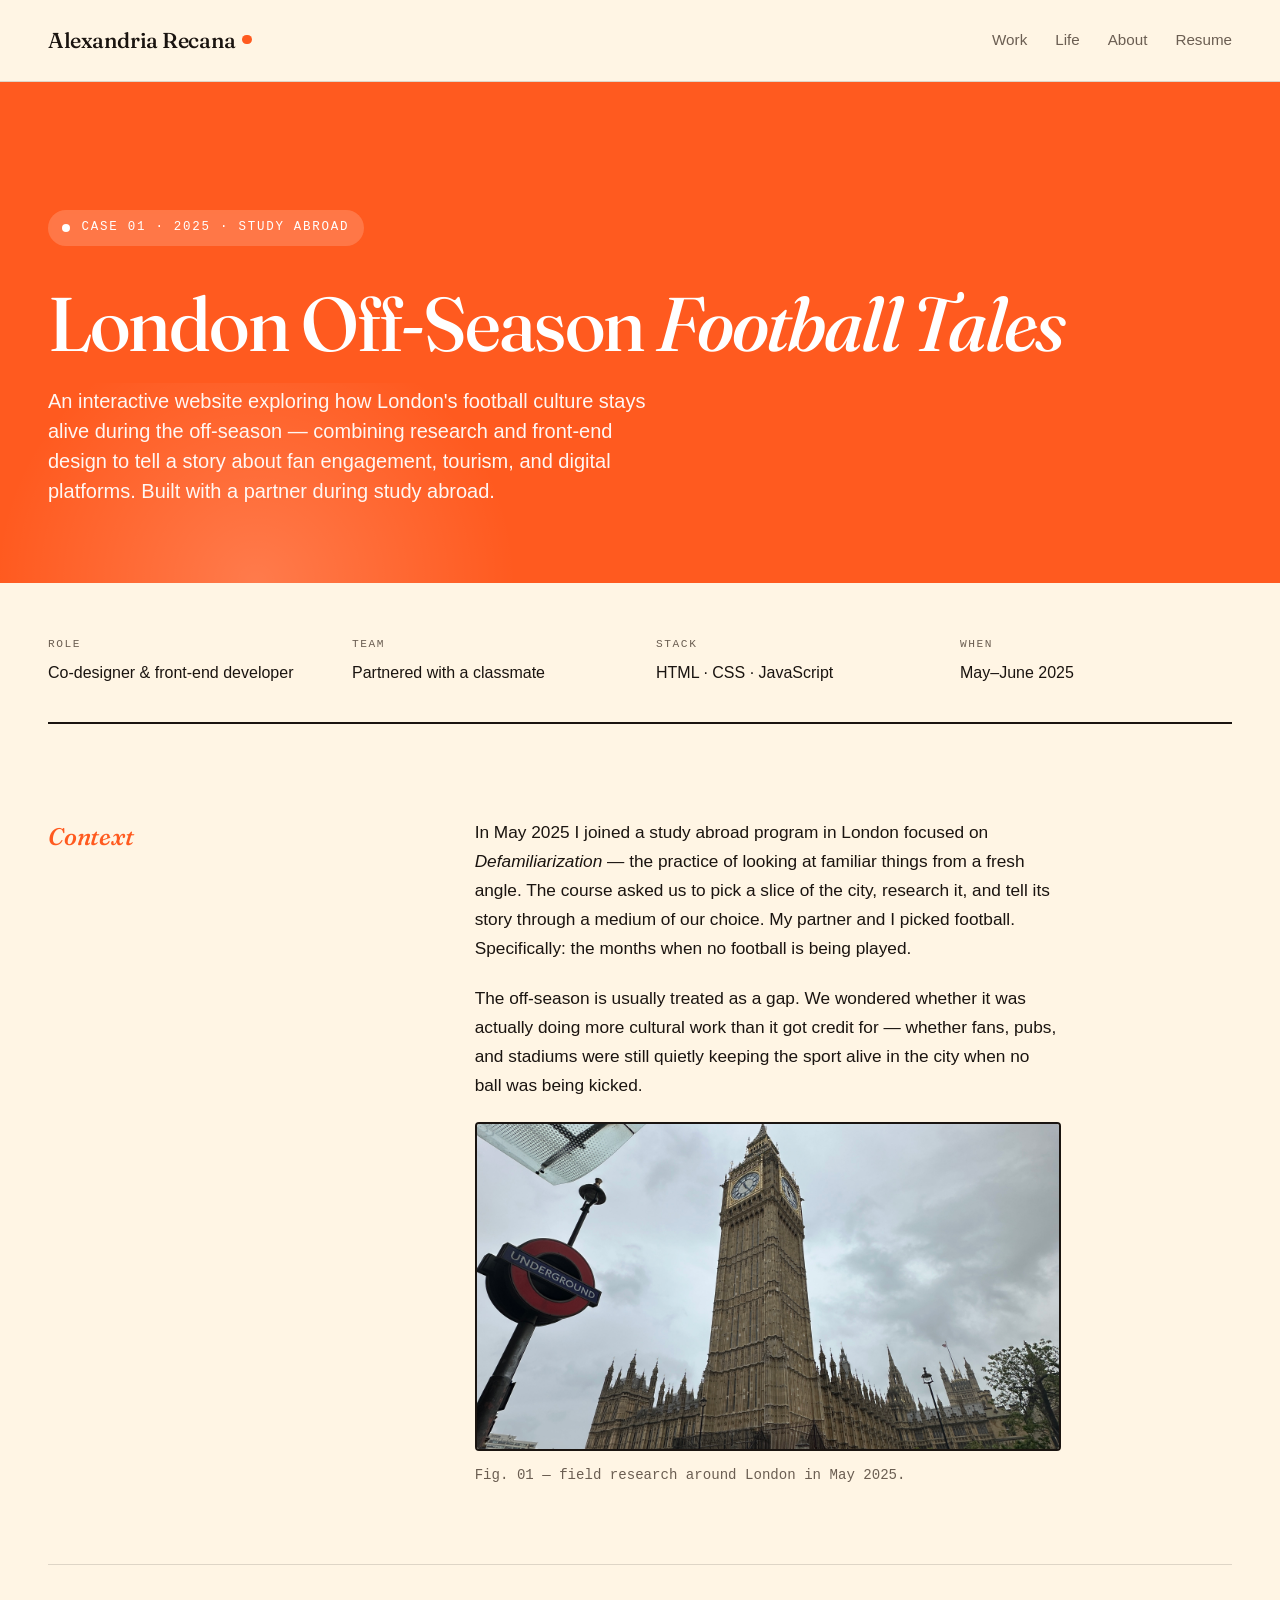
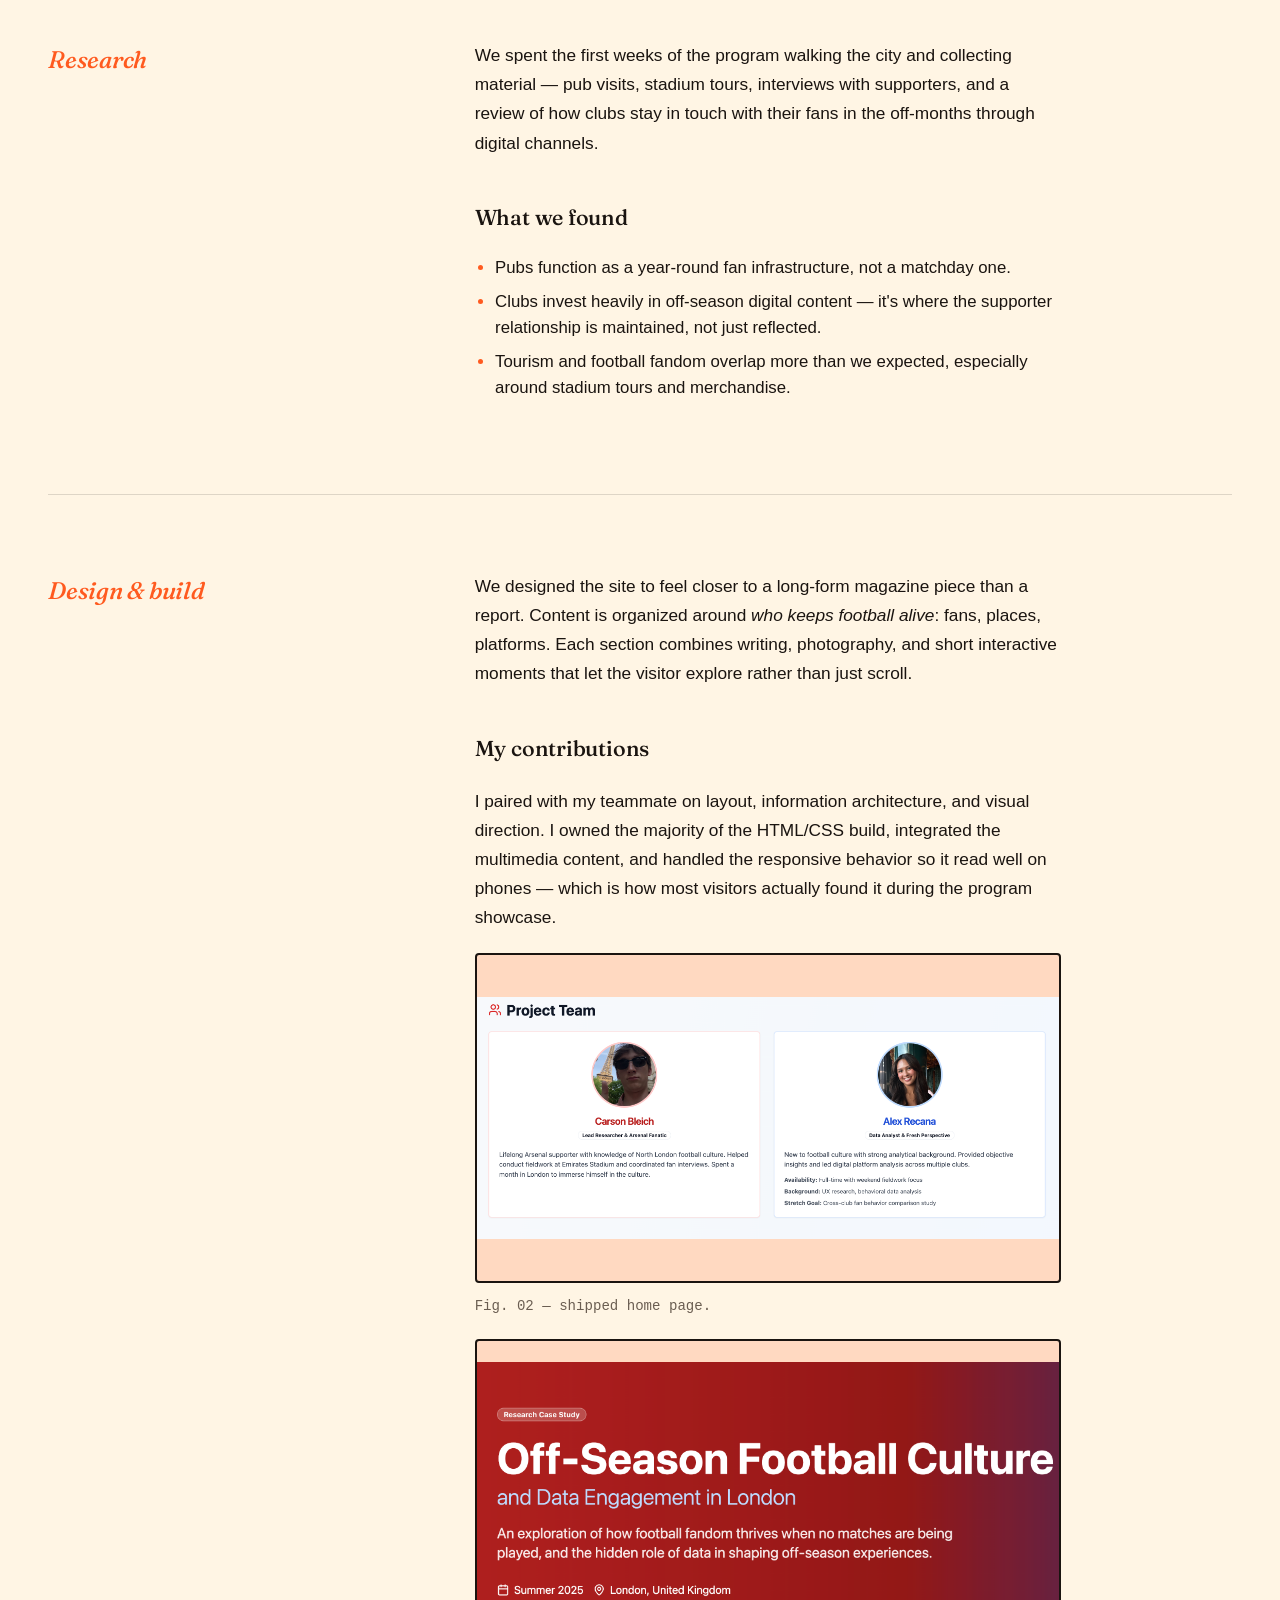
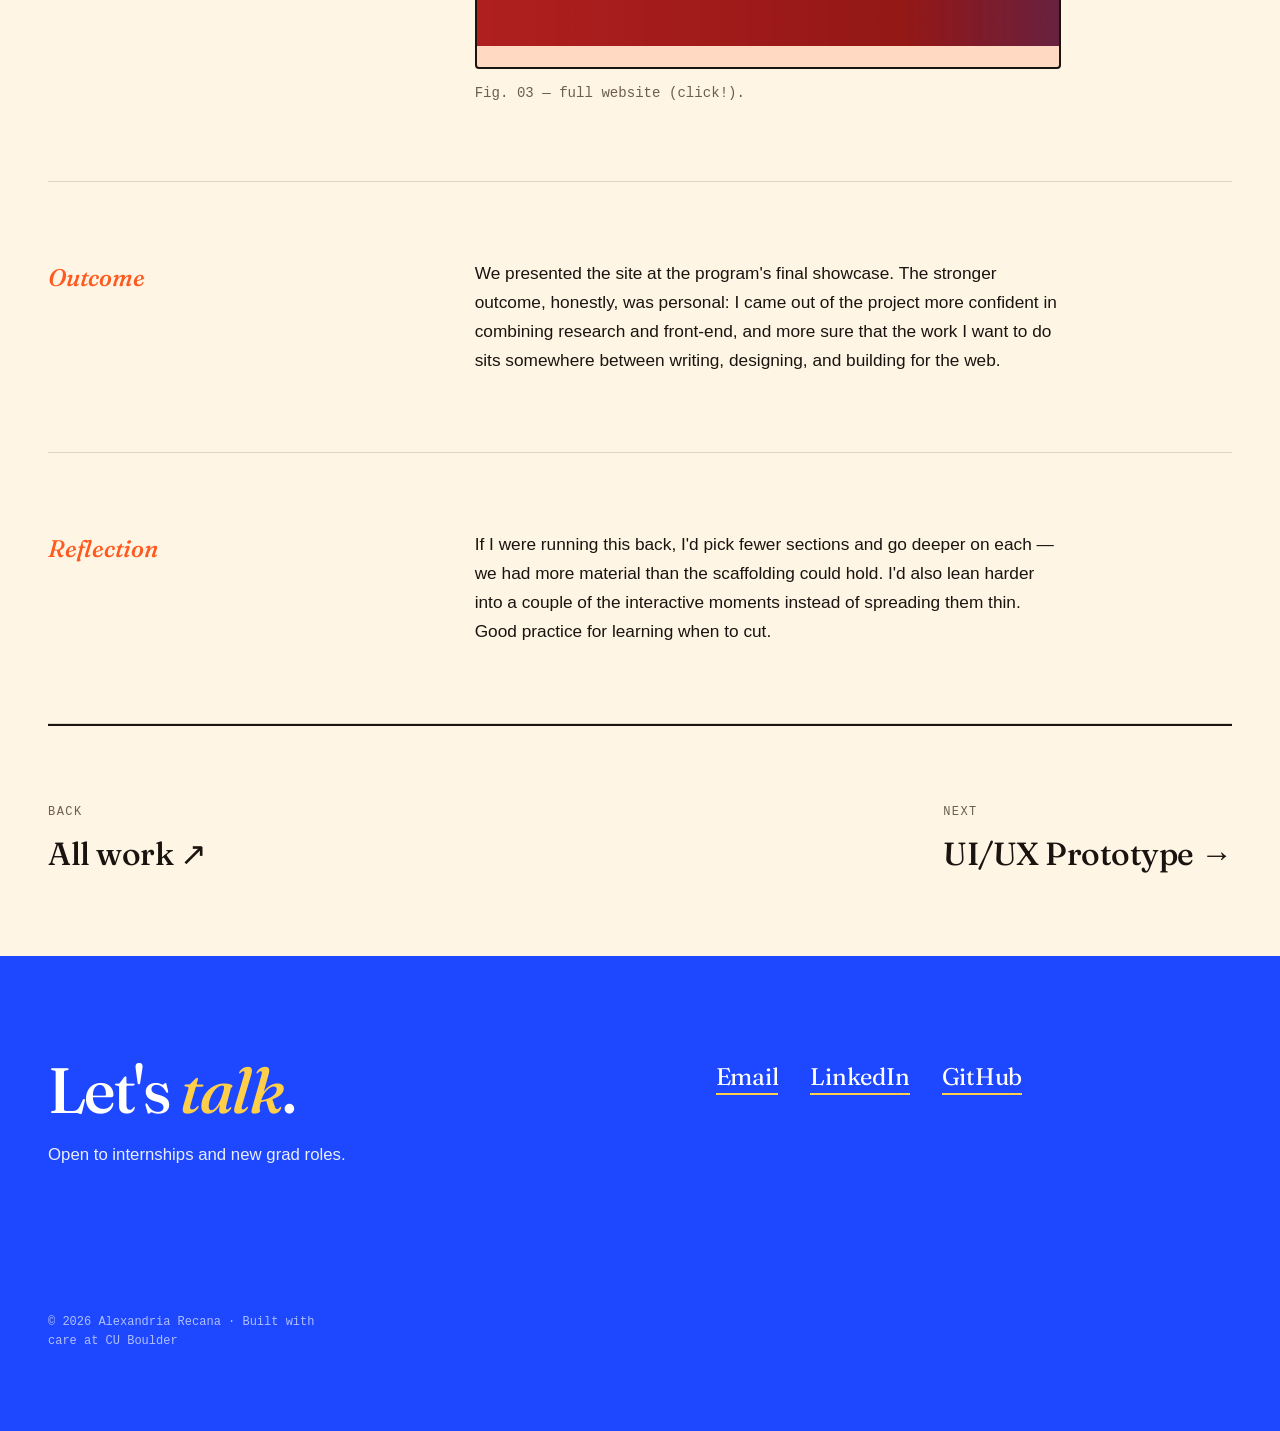
<file: work/project-1.html>
<!doctype html>
<html lang="en">
<head>
<meta charset="utf-8" />
<meta name="viewport" content="width=device-width,initial-scale=1" />
<title>London Off-Season Football Tales — Alex Recana</title>
<meta name="description" content="An interactive website about how London football culture stays alive during the off-season. Built with a partner during study abroad in 2025." />
<link rel="preconnect" href="https://rsms.me/" />
<link rel="stylesheet" href="https://rsms.me/inter/inter.css" />
<link rel="preconnect" href="https://fonts.googleapis.com" />
<link rel="preconnect" href="https://fonts.gstatic.com" crossorigin />
<link href="https://fonts.googleapis.com/css2?family=Fraunces:ital,opsz,wght,SOFT,WONK@0,9..144,400..700,0..100,0..1;1,9..144,400..700,0..100,0..1&display=swap" rel="stylesheet" />
<link rel="stylesheet" href="../styles.css" />
</head>
<body data-theme="tangerine">

<header class="site-head">
  <div class="wrap">
    <a href="../index.html" class="wordmark">Alexandria&nbsp;Recana<span class="dot"></span></a>
    <nav class="nav" aria-label="Primary">
      <a href="../index.html">Work</a>
      <a href="../life.html">Life</a>
      <a href="../about.html">About</a>
      <a href="../resume.html">Resume</a>
    </nav>
  </div>
</header>

<main>

  <section class="cs-head">
    <div class="wrap">
      <span class="eyebrow">Case 01 · 2025 · Study Abroad</span>
      <h1>London Off-Season <em>Football Tales</em></h1>
      <p class="summary">An interactive website exploring how London's football culture stays alive during the off-season — combining research and front-end design to tell a story about fan engagement, tourism, and digital platforms. Built with a partner during study abroad.</p>
    </div>
  </section>

  <div class="wrap">

    <dl class="cs-meta">
      <div><dt>Role</dt><dd>Co-designer &amp; front-end developer</dd></div>
      <div><dt>Team</dt><dd>Partnered with a classmate</dd></div>
      <div><dt>Stack</dt><dd>HTML · CSS · JavaScript</dd></div>
      <div><dt>When</dt><dd>May–June 2025</dd></div>
    </dl>

    <section class="cs-body">
      <h2>Context</h2>
      <div class="body-copy">
        <p>In May 2025 I joined a study abroad program in London focused on <em>Defamiliarization</em> — the practice of looking at familiar things from a fresh angle. The course asked us to pick a slice of the city, research it, and tell its story through a medium of our choice. My partner and I picked football. Specifically: the months when no football is being played.</p>
        <p>The off-season is usually treated as a gap. We wondered whether it was actually doing more cultural work than it got credit for — whether fans, pubs, and stadiums were still quietly keeping the sport alive in the city when no ball was being kicked.</p>
        <figure>
          <img 
            src="../assets/bigben.JPG"
            alt="Big Ben"
            style="width: 100%; display: block; object-fit: cover;"
          />
          <figcaption>Fig. 01 — field research around London in May 2025.</figcaption>
        </figure>
      </div>
    </section>

    <section class="cs-body">
      <h2>Research</h2>
      <div class="body-copy">
        <p>We spent the first weeks of the program walking the city and collecting material — pub visits, stadium tours, interviews with supporters, and a review of how clubs stay in touch with their fans in the off-months through digital channels.</p>
        <h3>What we found</h3>
        <ul>
          <li>Pubs function as a year-round fan infrastructure, not a matchday one.</li>
          <li>Clubs invest heavily in off-season digital content — it's where the supporter relationship is maintained, not just reflected.</li>
          <li>Tourism and football fandom overlap more than we expected, especially around stadium tours and merchandise.</li>
        </ul>
      </div>
    </section>

    <section class="cs-body">
      <h2>Design &amp; build</h2>
      <div class="body-copy">
        <p>We designed the site to feel closer to a long-form magazine piece than a report. Content is organized around <em>who keeps football alive</em>: fans, places, platforms. Each section combines writing, photography, and short interactive moments that let the visitor explore rather than just scroll.</p>
        <h3>My contributions</h3>
        <p>I paired with my teammate on layout, information architecture, and visual direction. I owned the majority of the HTML/CSS build, integrated the multimedia content, and handled the responsive behavior so it read well on phones — which is how most visitors actually found it during the program showcase.</p>
        <figure>
          <img 
            src="../assets/london1.png" 
            alt="London 1"
            style="width: 100%; display: block; object-fit: scale-down;"
          />
          <figcaption>Fig. 02 — shipped home page.</figcaption>
        </figure>
        <figure>
          <a href="https://london-offseason-football-tales.lovable.app/" target="_blank" rel="noopener">
            <img 
              src="../assets/london2.png" 
              alt="London 2"
              style="width: 100%; display: block; object-fit: scale-down;"
            />
          </a>
          <figcaption>Fig. 03 — full website (click!).</figcaption>
        </figure>
      </div>
    </section>

    <section class="cs-body">
      <h2>Outcome</h2>
      <div class="body-copy">
        <p>We presented the site at the program's final showcase. The stronger outcome, honestly, was personal: I came out of the project more confident in combining research and front-end, and more sure that the work I want to do sits somewhere between writing, designing, and building for the web.</p>
      </div>
    </section>

    <section class="cs-body">
      <h2>Reflection</h2>
      <div class="body-copy">
        <p>If I were running this back, I'd pick fewer sections and go deeper on each — we had more material than the scaffolding could hold. I'd also lean harder into a couple of the interactive moments instead of spreading them thin. Good practice for learning when to cut.</p>
      </div>
    </section>

    <section class="cs-next">
      <a href="../index.html"><span class="label">Back</span>All work ↗</a>
      <a href="project-2.html"><span class="label">Next</span>UI/UX Prototype →</a>
    </section>
  </div>

  <footer class="site-foot">
    <div class="wrap">
      <div>
        <h4>Let's <em>talk</em>.</h4>
        <p>Open to internships and new grad roles.</p>
      </div>
      <div>
        <div class="contact-links">
          <a href="mailto:alexandria.recana@gmail.com">Email</a>
          <a href="https://www.linkedin.com/in/alexandria-recana/" target="_blank" rel="noopener">LinkedIn</a>
          <a href="https://github.com/alexandriarecana" target="_blank" rel="noopener">GitHub</a>
        </div>
      </div>
      <p class="fine">© 2026 Alexandria Recana · Built with care at CU Boulder</p>
    </div>
  </footer>

</main>

</body>
</html>
</file>
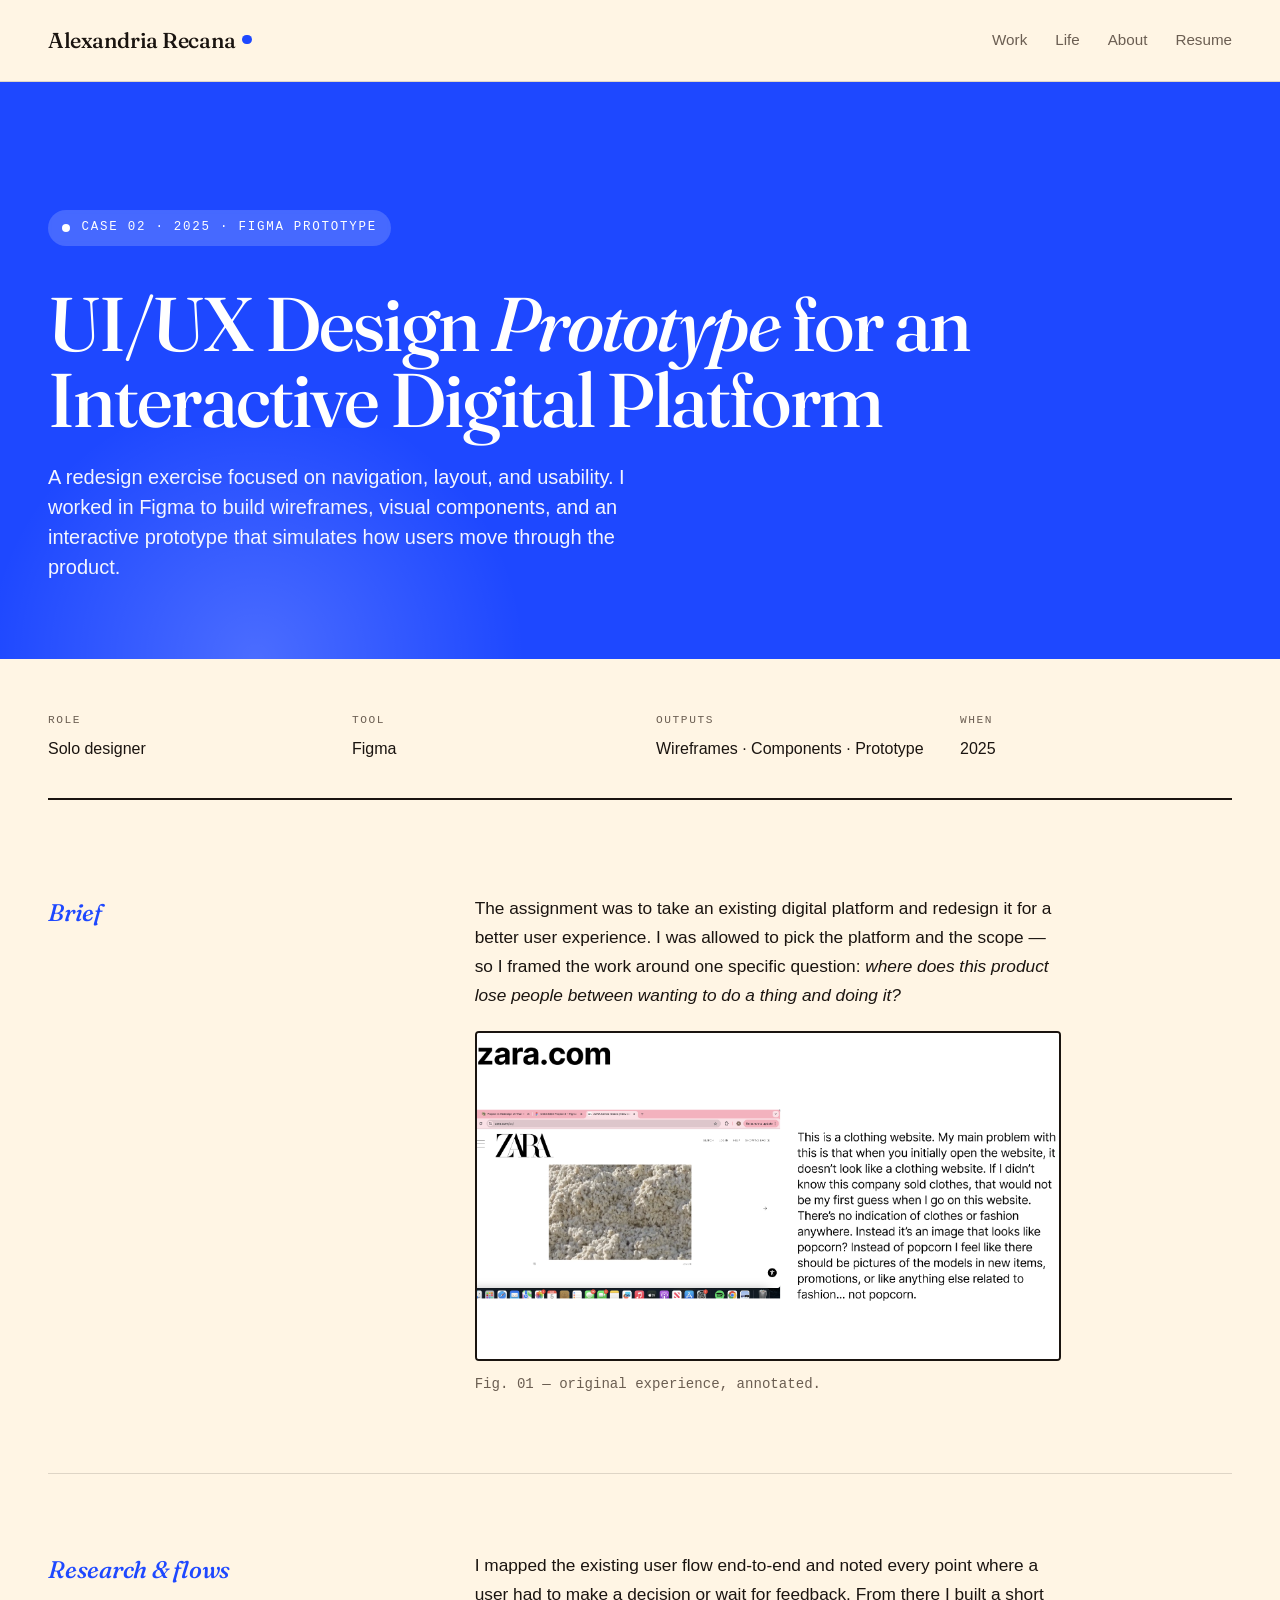
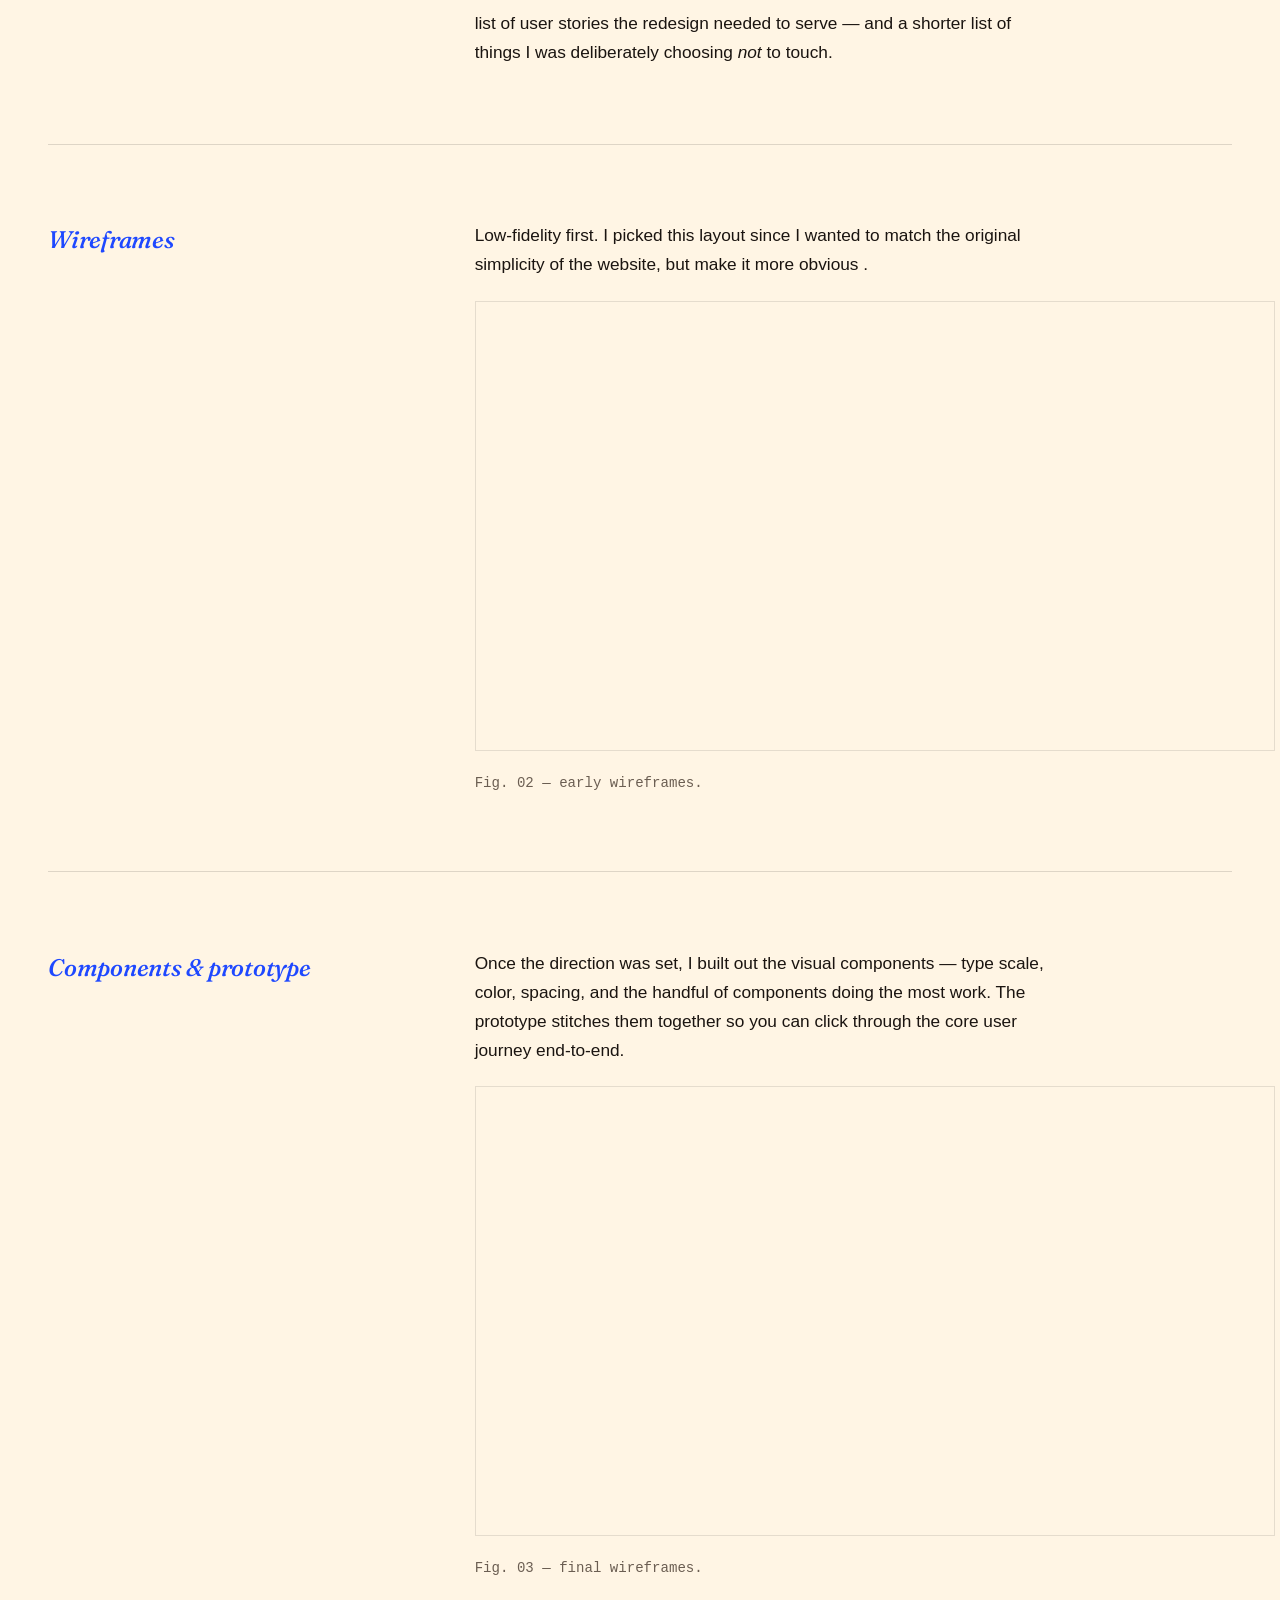
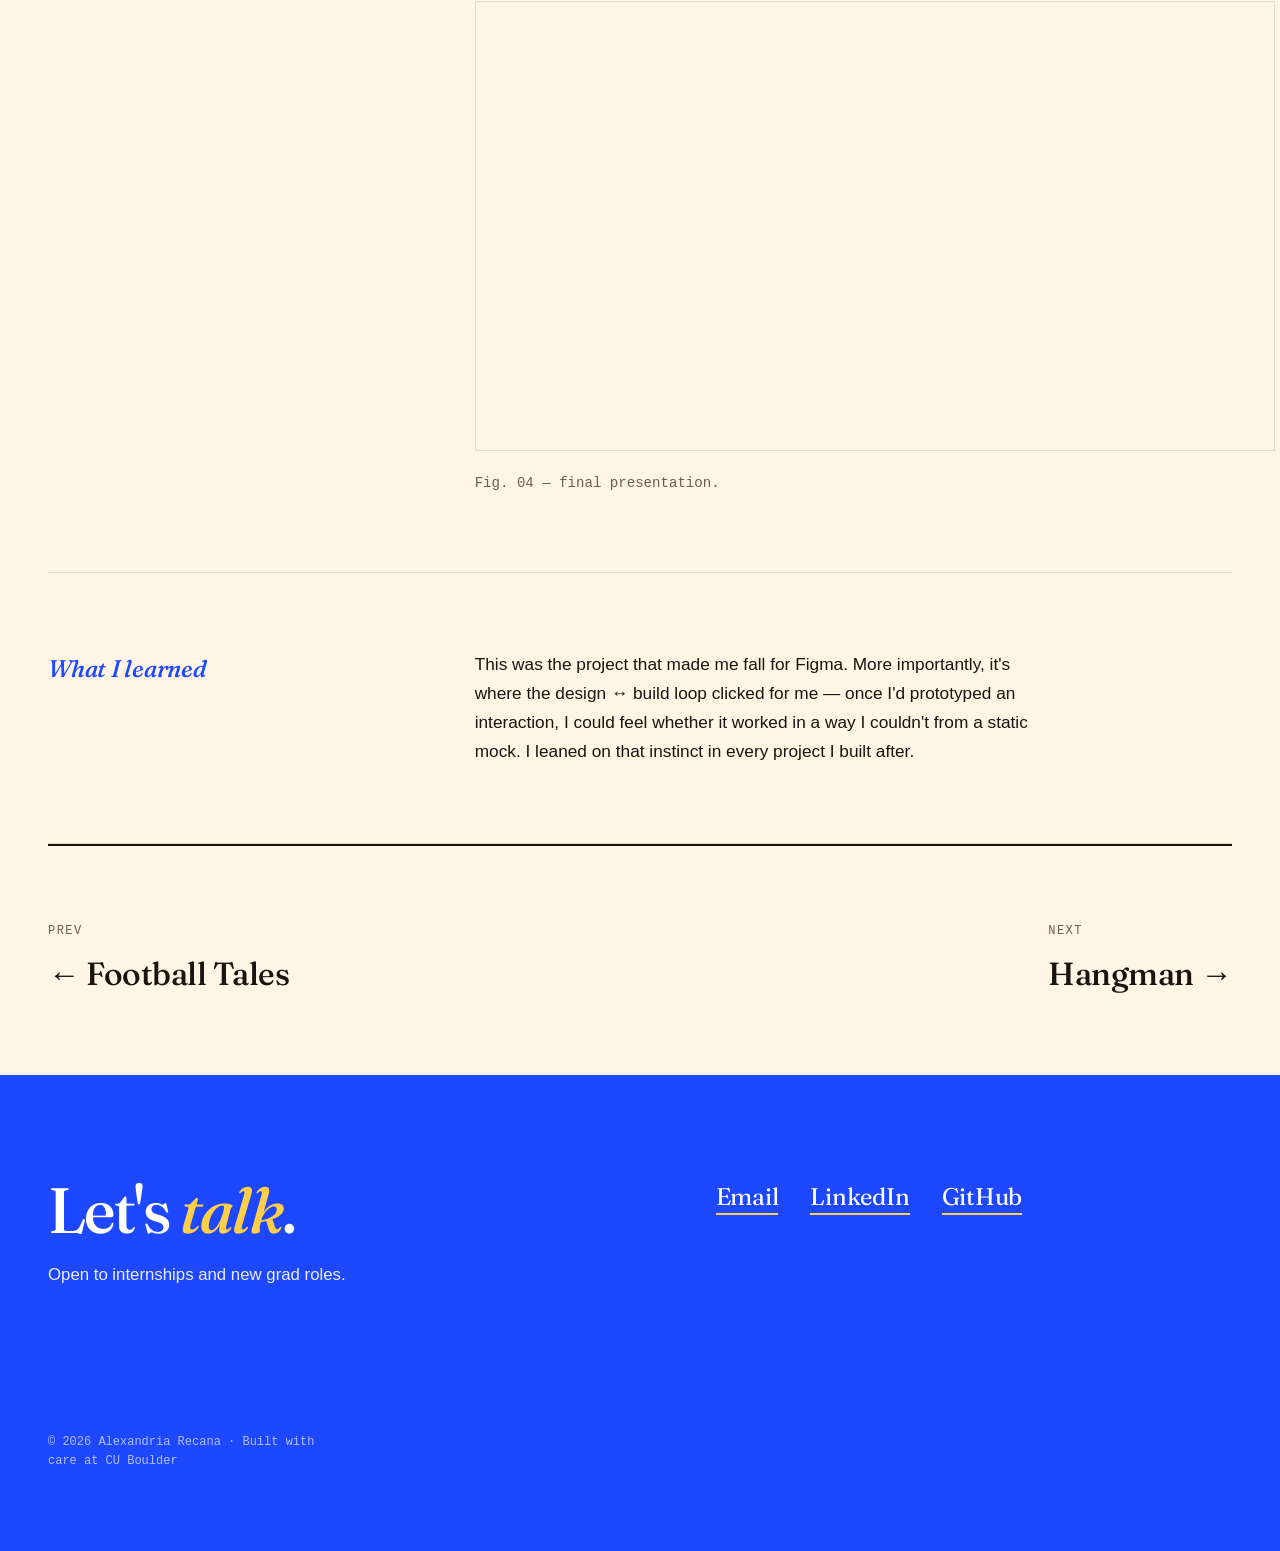
<file: work/project-2.html>
<!doctype html>
<html lang="en">
<head>
<meta charset="utf-8" />
<meta name="viewport" content="width=device-width,initial-scale=1" />
<title>UI/UX Design Prototype — Alex Recana</title>
<meta name="description" content="A Figma prototype redesigning an interactive digital platform for better navigation, layout, and usability." />
<link rel="preconnect" href="https://rsms.me/" />
<link rel="stylesheet" href="https://rsms.me/inter/inter.css" />
<link rel="preconnect" href="https://fonts.googleapis.com" />
<link rel="preconnect" href="https://fonts.gstatic.com" crossorigin />
<link href="https://fonts.googleapis.com/css2?family=Fraunces:ital,opsz,wght,SOFT,WONK@0,9..144,400..700,0..100,0..1;1,9..144,400..700,0..100,0..1&display=swap" rel="stylesheet" />
<link rel="stylesheet" href="../styles.css" />
</head>
<body data-theme="cobalt">

<header class="site-head">
  <div class="wrap">
    <a href="../index.html" class="wordmark">Alexandria&nbsp;Recana<span class="dot"></span></a>
    <nav class="nav" aria-label="Primary">
      <a href="../index.html">Work</a>
      <a href="../life.html">Life</a>
      <a href="../about.html">About</a>
      <a href="../resume.html">Resume</a>
    </nav>
  </div>
</header>

<main>

  <section class="cs-head">
    <div class="wrap">
      <span class="eyebrow">Case 02 · 2025 · Figma prototype</span>
      <h1>UI/UX Design <em>Prototype</em> for an Interactive Digital Platform</h1>
      <p class="summary">A redesign exercise focused on navigation, layout, and usability. I worked in Figma to build wireframes, visual components, and an interactive prototype that simulates how users move through the product.</p>
    </div>
  </section>

  <div class="wrap">

    <dl class="cs-meta">
      <div><dt>Role</dt><dd>Solo designer</dd></div>
      <div><dt>Tool</dt><dd>Figma</dd></div>
      <div><dt>Outputs</dt><dd>Wireframes · Components · Prototype</dd></div>
      <div><dt>When</dt><dd>2025</dd></div>
    </dl>

    <section class="cs-body">
      <h2>Brief</h2>
      <div class="body-copy">
        <p>The assignment was to take an existing digital platform and redesign it for a better user experience. I was allowed to pick the platform and the scope — so I framed the work around one specific question: <em>where does this product lose people between wanting to do a thing and doing it?</em></p>
        <figure>
          <img 
            src="../assets/zara1.png" 
            alt="Zara1"
            style="width: 100%; display: block; object-fit: cover;"
          />
          <figcaption>Fig. 01 — original experience, annotated.</figcaption>
        </figure>
      </div>
    </section>

    <section class="cs-body">
      <h2>Research &amp; flows</h2>
      <div class="body-copy">
        <p>I mapped the existing user flow end-to-end and noted every point where a user had to make a decision or wait for feedback. From there I built a short list of user stories the redesign needed to serve — and a shorter list of things I was deliberately choosing <em>not</em> to touch.</p>
      </div>
    </section>

    <section class="cs-body">
      <h2>Wireframes</h2>
      <div class="body-copy">
        <p>Low-fidelity first. I picked this layout since I wanted to match the original simplicity of the website, but make it more obvious .</p>
        <figure>
          <iframe style="border: 1px solid rgba(0, 0, 0, 0.1);" width="800" height="450" src="https://embed.figma.com/proto/H6pt2wumPeFGdVykzgPGaH/wireframe-before?node-id=41-6&embed-host=share" allowfullscreen></iframe>
          <figcaption>Fig. 02 — early wireframes.</figcaption>
        </figure>
      </div>
    </section>

    <section class="cs-body">
      <h2>Components &amp; prototype</h2>
      <div class="body-copy">
        <p>Once the direction was set, I built out the visual components — type scale, color, spacing, and the handful of components doing the most work. The prototype stitches them together so you can click through the core user journey end-to-end.</p>
        <figure>
          <iframe style="border: 1px solid rgba(0, 0, 0, 0.1);" width="800" height="450" src="https://embed.figma.com/proto/H6pt2wumPeFGdVykzgPGaH/wireframe-before?node-id=41-169&embed-host=share" allowfullscreen></iframe>
          <figcaption>Fig. 03 — final wireframes.</figcaption>
        </figure>
        <figure>
          <iframe style="border: 1px solid rgba(0, 0, 0, 0.1);" width="800" height="450" src="https://embed.figma.com/slides/xGRrzb1b8ehPn5gnZMBa15/CSCI-3002-Project-3?node-id=1-42&embed-host=share" allowfullscreen></iframe>
          <figcaption>Fig. 04 — final presentation.</figcaption>
        </figure>
      </div>
    </section>

    <section class="cs-body">
      <h2>What I learned</h2>
      <div class="body-copy">
        <p>This was the project that made me fall for Figma. More importantly, it's where the design ↔ build loop clicked for me — once I'd prototyped an interaction, I could feel whether it worked in a way I couldn't from a static mock. I leaned on that instinct in every project I built after.</p>
      </div>
    </section>

    <section class="cs-next">
      <a href="project-1.html"><span class="label">Prev</span>← Football Tales</a>
      <a href="project-3.html"><span class="label">Next</span>Hangman →</a>
    </section>
  </div>

  <footer class="site-foot">
    <div class="wrap">
      <div><h4>Let's <em>talk</em>.</h4><p>Open to internships and new grad roles.</p></div>
      <div>
        <div class="contact-links">
          <a href="mailto:alexandria.recana@gmail.com">Email</a>
          <a href="https://www.linkedin.com/in/alexandria-recana/" target="_blank" rel="noopener">LinkedIn</a>
          <a href="https://github.com/alexandriarecana" target="_blank" rel="noopener">GitHub</a>
        </div>
      </div>
      <p class="fine">© 2026 Alexandria Recana · Built with care at CU Boulder</p>
    </div>
  </footer>

</main>

</body>
</html>
</file>
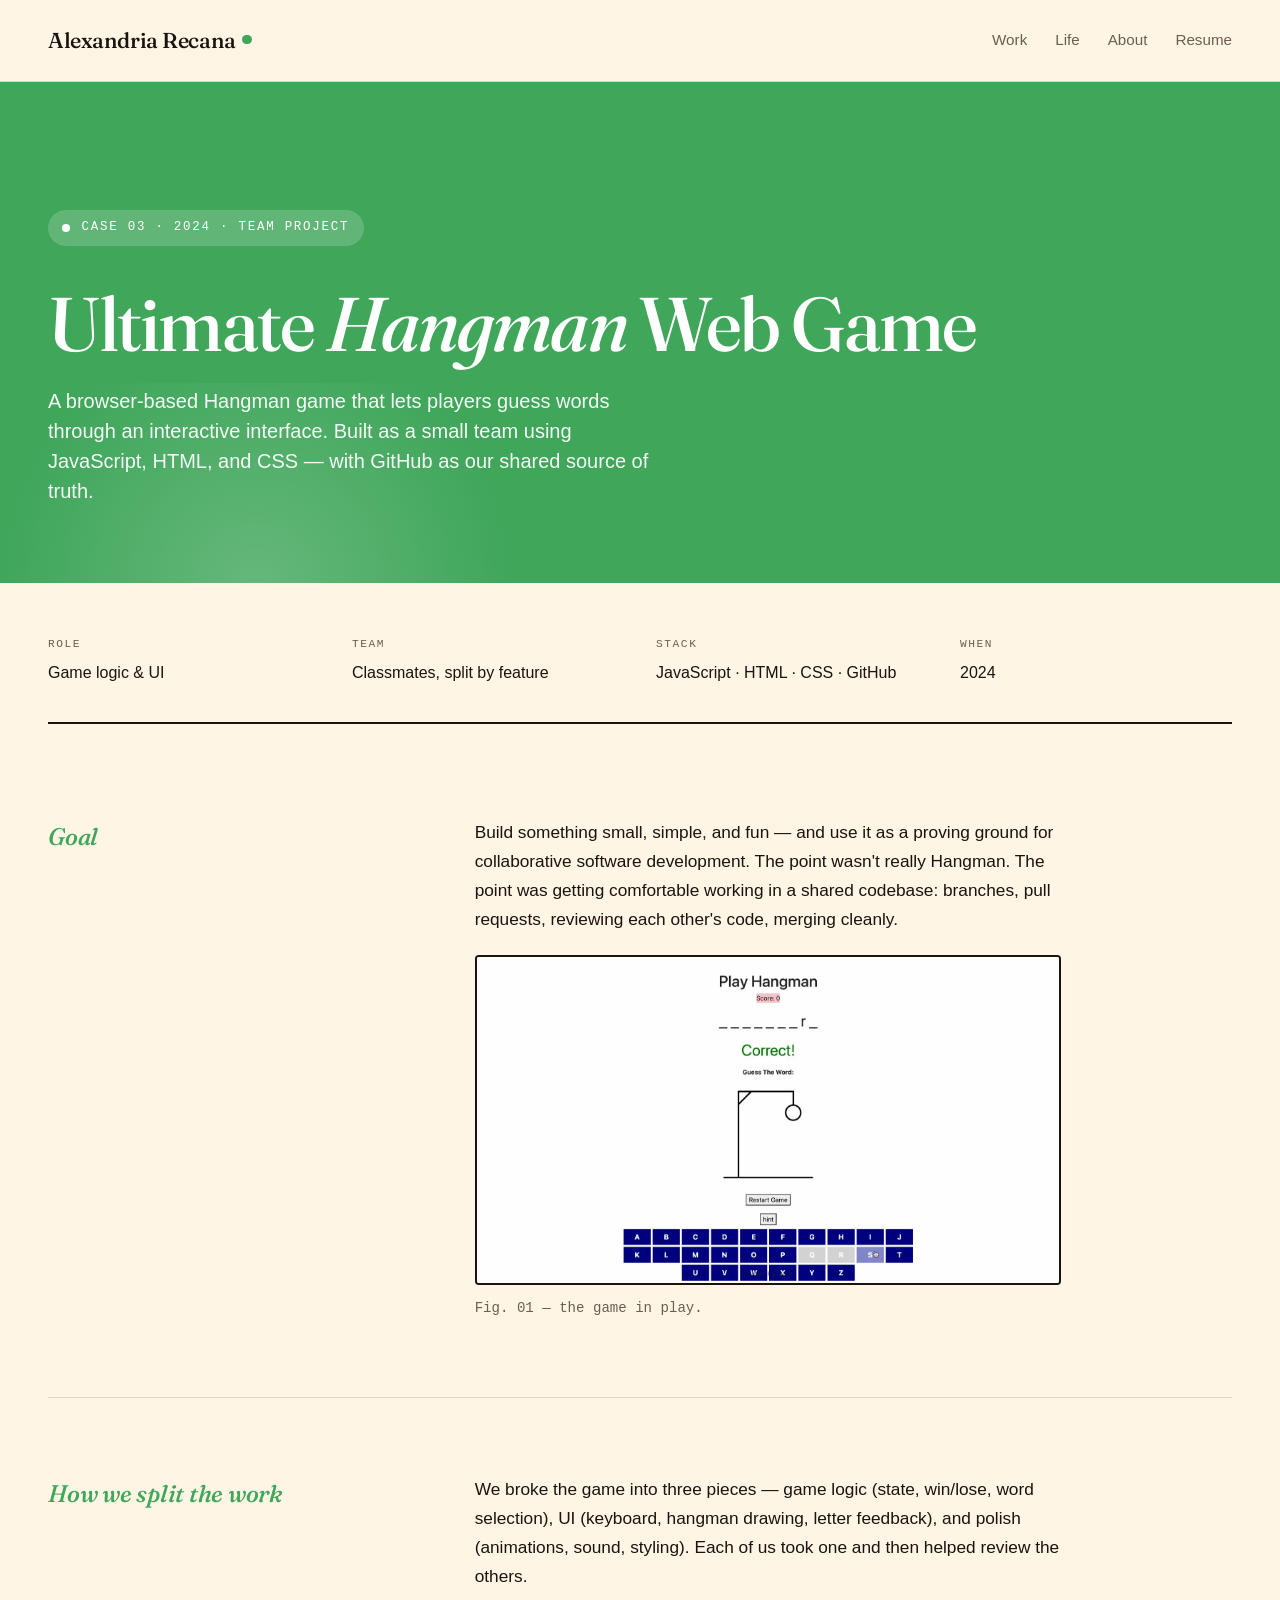
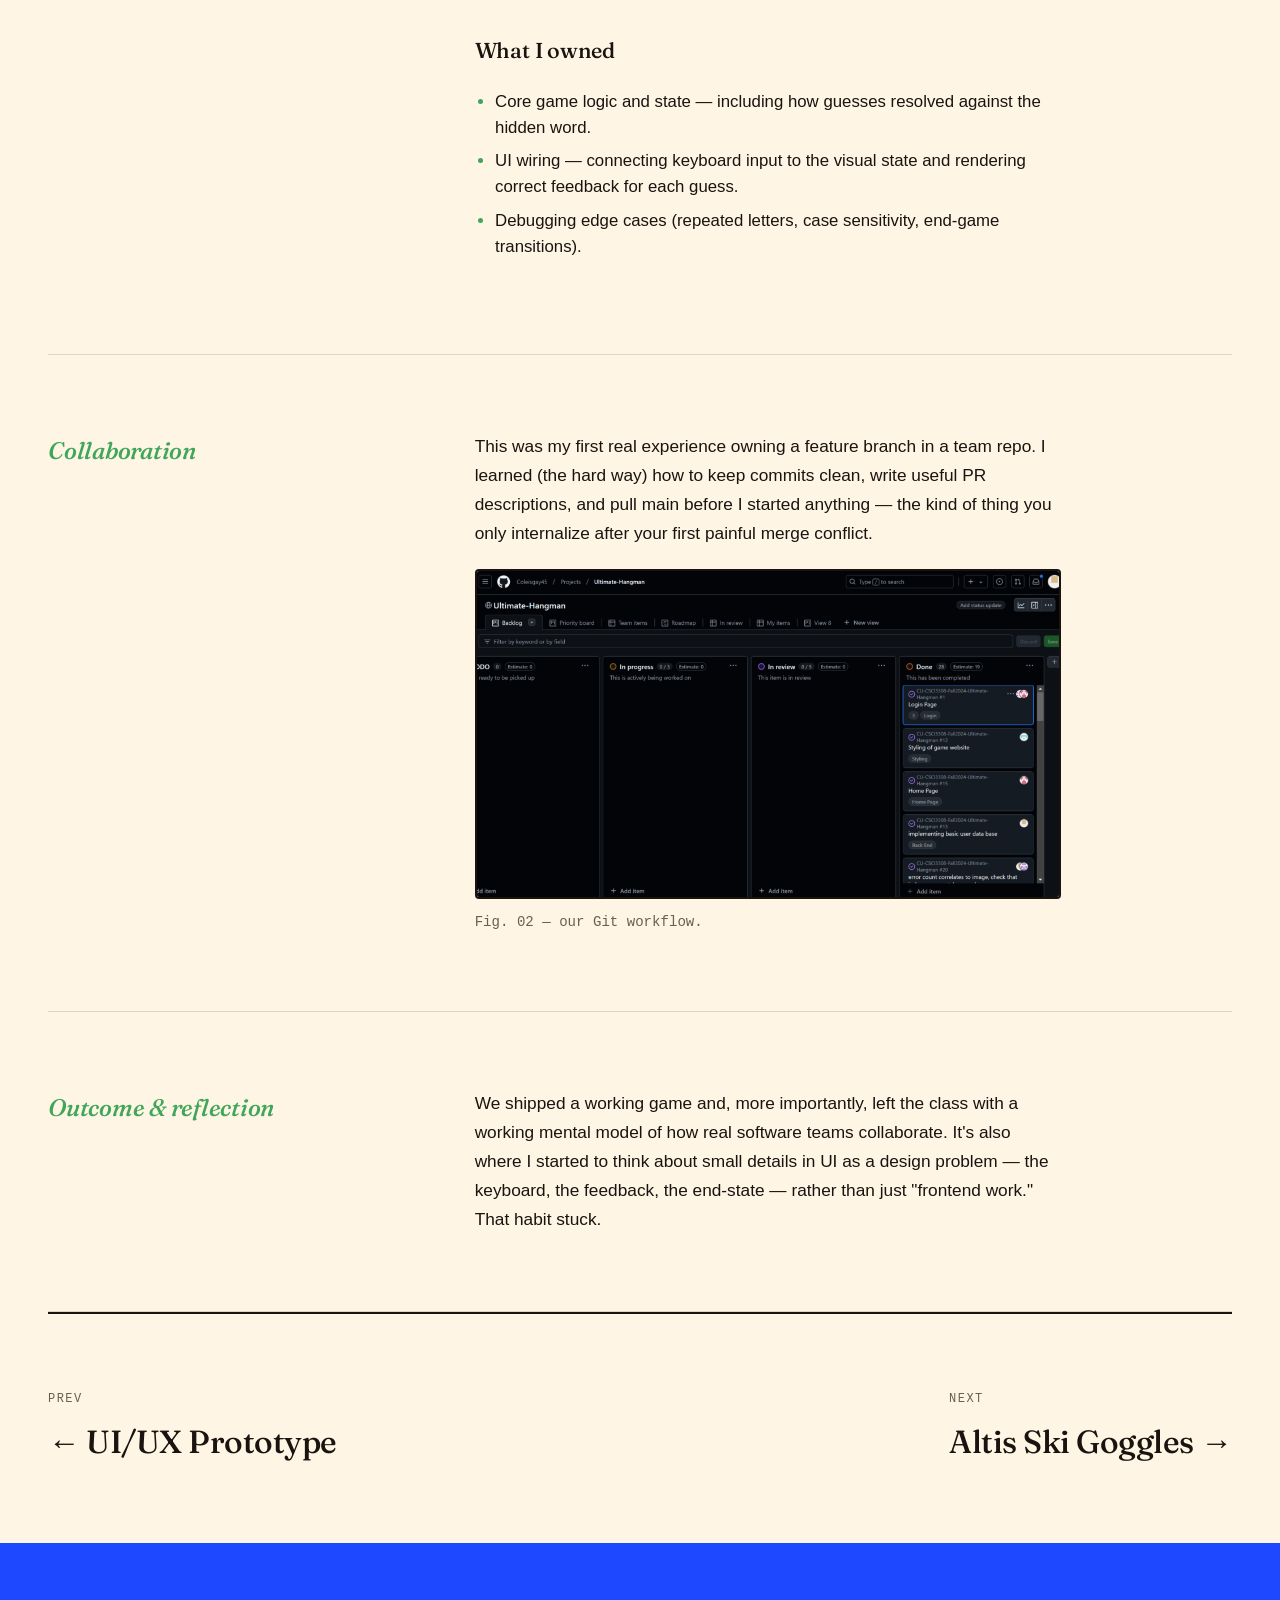
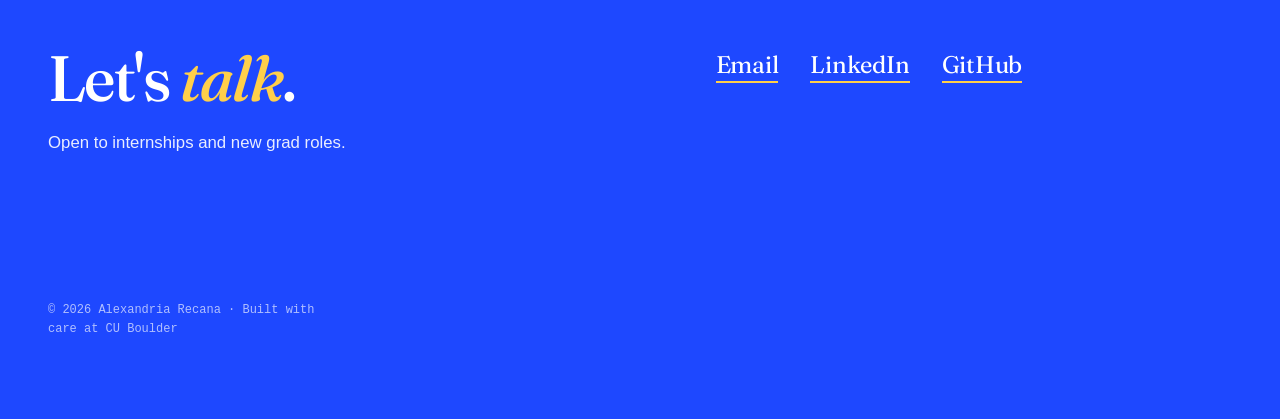
<file: work/project-3.html>
<!doctype html>
<html lang="en">
<head>
<meta charset="utf-8" />
<meta name="viewport" content="width=device-width,initial-scale=1" />
<title>Ultimate Hangman Web Game — Alex Recana</title>
<meta name="description" content="A browser-based Hangman game built as a team project using HTML, CSS, JavaScript, and a shared Git workflow." />
<link rel="preconnect" href="https://rsms.me/" />
<link rel="stylesheet" href="https://rsms.me/inter/inter.css" />
<link rel="preconnect" href="https://fonts.googleapis.com" />
<link rel="preconnect" href="https://fonts.gstatic.com" crossorigin />
<link href="https://fonts.googleapis.com/css2?family=Fraunces:ital,opsz,wght,SOFT,WONK@0,9..144,400..700,0..100,0..1;1,9..144,400..700,0..100,0..1&display=swap" rel="stylesheet" />
<link rel="stylesheet" href="../styles.css" />
</head>
<body data-theme="sage">

<header class="site-head">
  <div class="wrap">
    <a href="../index.html" class="wordmark">Alexandria&nbsp;Recana<span class="dot"></span></a>
    <nav class="nav" aria-label="Primary">
      <a href="../index.html">Work</a>
      <a href="../life.html">Life</a>
      <a href="../about.html">About</a>
      <a href="../resume.html">Resume</a>
    </nav>
  </div>
</header>

<main>

  <section class="cs-head">
    <div class="wrap">
      <span class="eyebrow">Case 03 · 2024 · Team project</span>
      <h1>Ultimate <em>Hangman</em> Web Game</h1>
      <p class="summary">A browser-based Hangman game that lets players guess words through an interactive interface. Built as a small team using JavaScript, HTML, and CSS — with GitHub as our shared source of truth.</p>
    </div>
  </section>

  <div class="wrap">

    <dl class="cs-meta">
      <div><dt>Role</dt><dd>Game logic &amp; UI</dd></div>
      <div><dt>Team</dt><dd>Classmates, split by feature</dd></div>
      <div><dt>Stack</dt><dd>JavaScript · HTML · CSS · GitHub</dd></div>
      <div><dt>When</dt><dd>2024</dd></div>
    </dl>

    <section class="cs-body">
      <h2>Goal</h2>
      <div class="body-copy">
        <p>Build something small, simple, and fun — and use it as a proving ground for collaborative software development. The point wasn't really Hangman. The point was getting comfortable working in a shared codebase: branches, pull requests, reviewing each other's code, merging cleanly.</p>
        <figure>
          <img 
            src="../assets/gameplay.png" 
            alt="Hangman Game"
            style="width: 100%; display: block; object-fit: cover;"
          />
          <figcaption>Fig. 01 — the game in play.</figcaption>
        </figure>
      </div>
    </section>

    <section class="cs-body">
      <h2>How we split the work</h2>
      <div class="body-copy">
        <p>We broke the game into three pieces — game logic (state, win/lose, word selection), UI (keyboard, hangman drawing, letter feedback), and polish (animations, sound, styling). Each of us took one and then helped review the others.</p>
        <h3>What I owned</h3>
        <ul>
          <li>Core game logic and state — including how guesses resolved against the hidden word.</li>
          <li>UI wiring — connecting keyboard input to the visual state and rendering correct feedback for each guess.</li>
          <li>Debugging edge cases (repeated letters, case sensitivity, end-game transitions).</li>
        </ul>
      </div>
    </section>

    <section class="cs-body">
      <h2>Collaboration</h2>
      <div class="body-copy">
        <p>This was my first real experience owning a feature branch in a team repo. I learned (the hard way) how to keep commits clean, write useful PR descriptions, and pull main before I started anything — the kind of thing you only internalize after your first painful merge conflict.</p>
        <figure>
          <img 
            src="../assets/gameworkflow.png" 
            alt="Hangman Workflow"
            style="width: 100%; display: block; object-fit: cover;"
          />
          <figcaption>Fig. 02 — our Git workflow.</figcaption>
        </figure>
      </div>
    </section>

    <section class="cs-body">
      <h2>Outcome &amp; reflection</h2>
      <div class="body-copy">
        <p>We shipped a working game and, more importantly, left the class with a working mental model of how real software teams collaborate. It's also where I started to think about small details in UI as a design problem — the keyboard, the feedback, the end-state — rather than just "frontend work." That habit stuck.</p>
      </div>
    </section>

    <section class="cs-next">
      <a href="project-2.html"><span class="label">Prev</span>← UI/UX Prototype</a>
      <a href="project-4.html"><span class="label">Next</span>Altis Ski Goggles →</a>
    </section>
  </div>

  <footer class="site-foot">
    <div class="wrap">
      <div><h4>Let's <em>talk</em>.</h4><p>Open to internships and new grad roles.</p></div>
      <div>
        <div class="contact-links">
          <a href="mailto:alexandria.recana@gmail.com">Email</a>
          <a href="https://www.linkedin.com/in/alexandria-recana/" target="_blank" rel="noopener">LinkedIn</a>
          <a href="https://github.com/alexandriarecana" target="_blank" rel="noopener">GitHub</a>
        </div>
      </div>
      <p class="fine">© 2026 Alexandria Recana · Built with care at CU Boulder</p>
    </div>
  </footer>

</main>

</body>
</html>
</file>
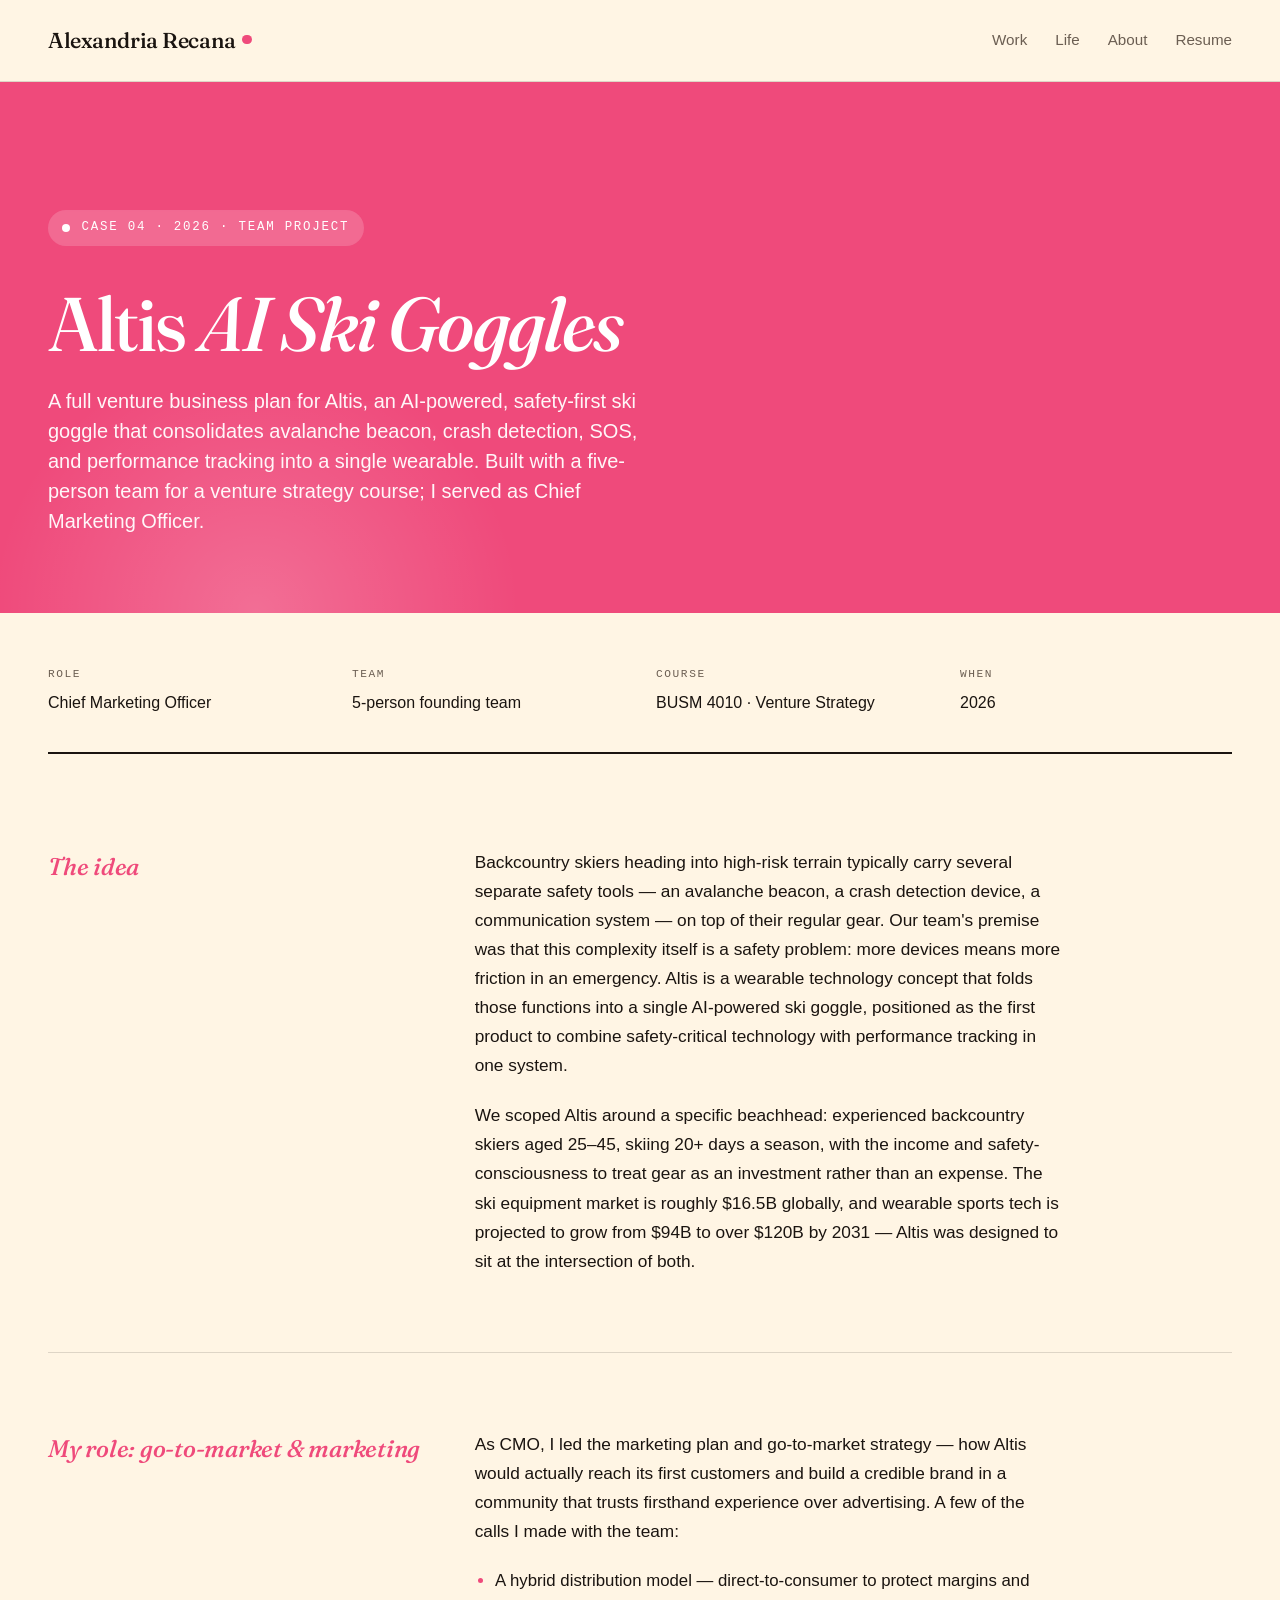
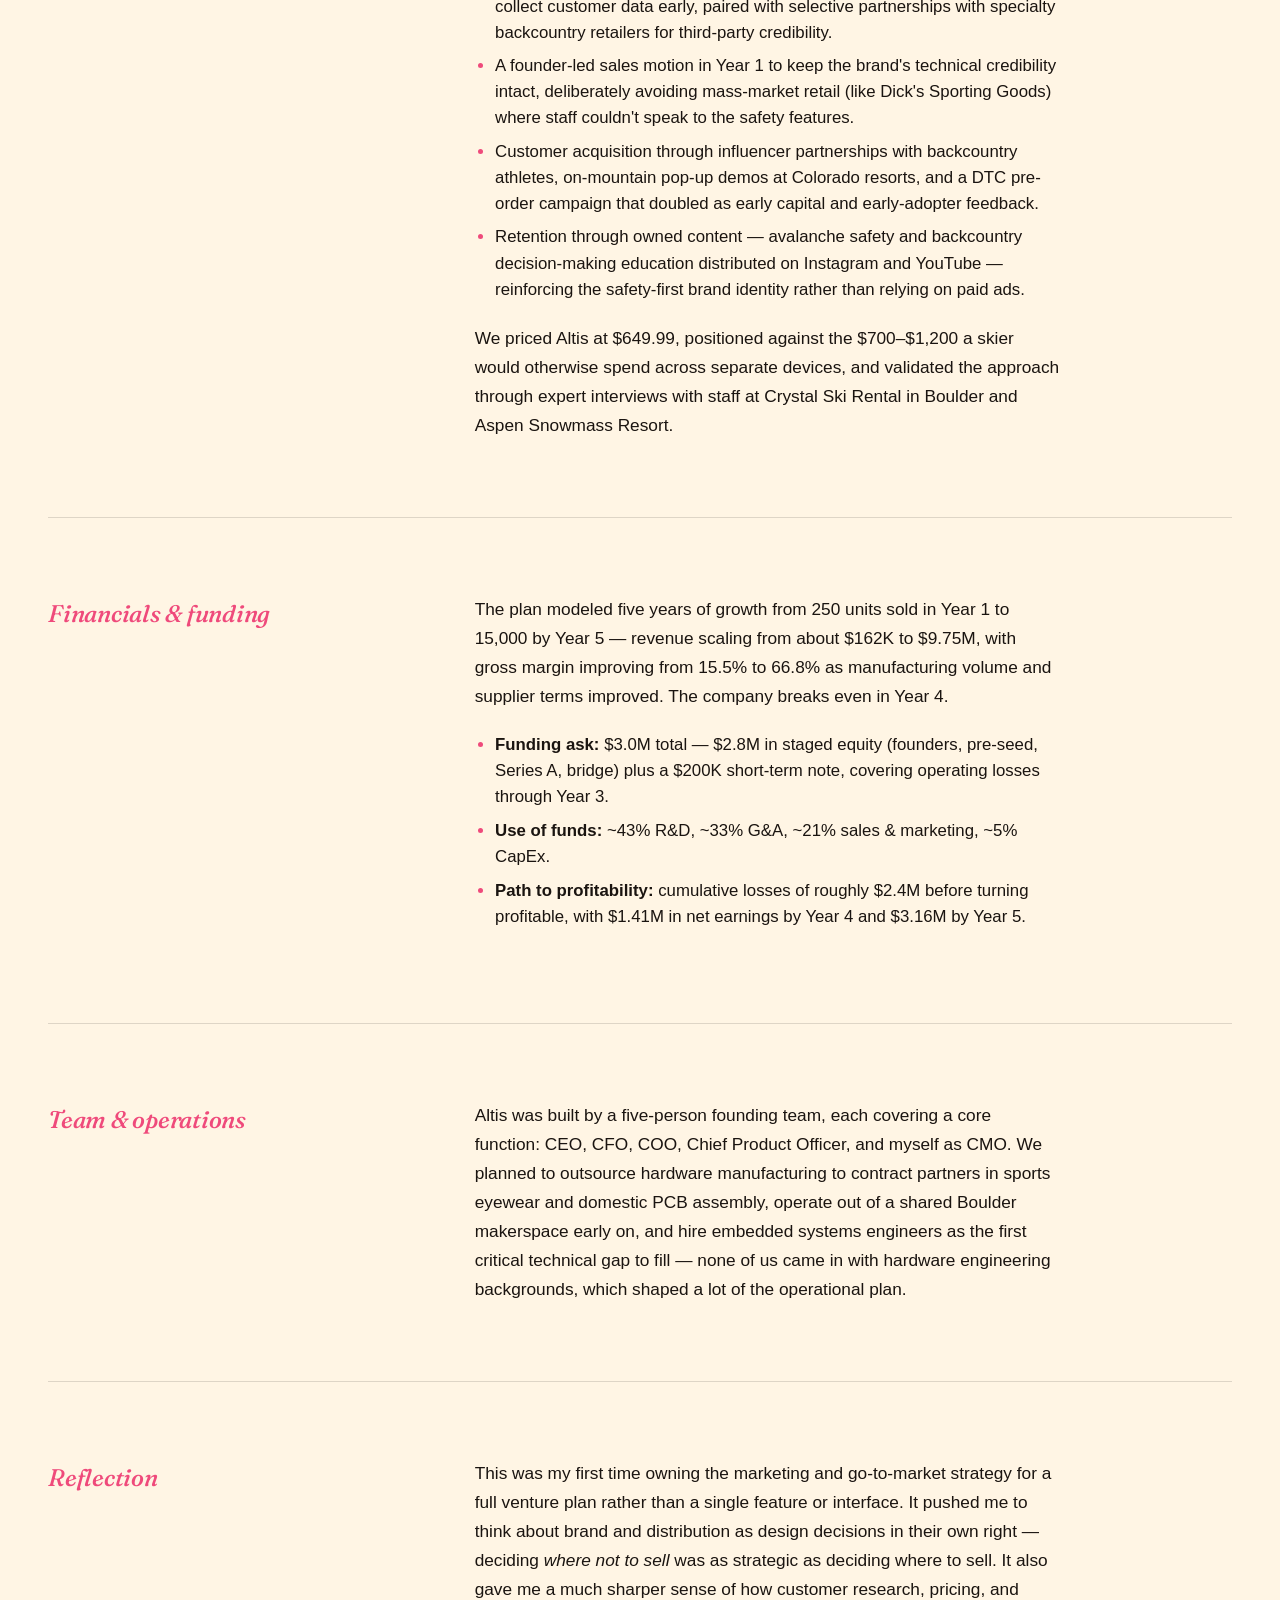
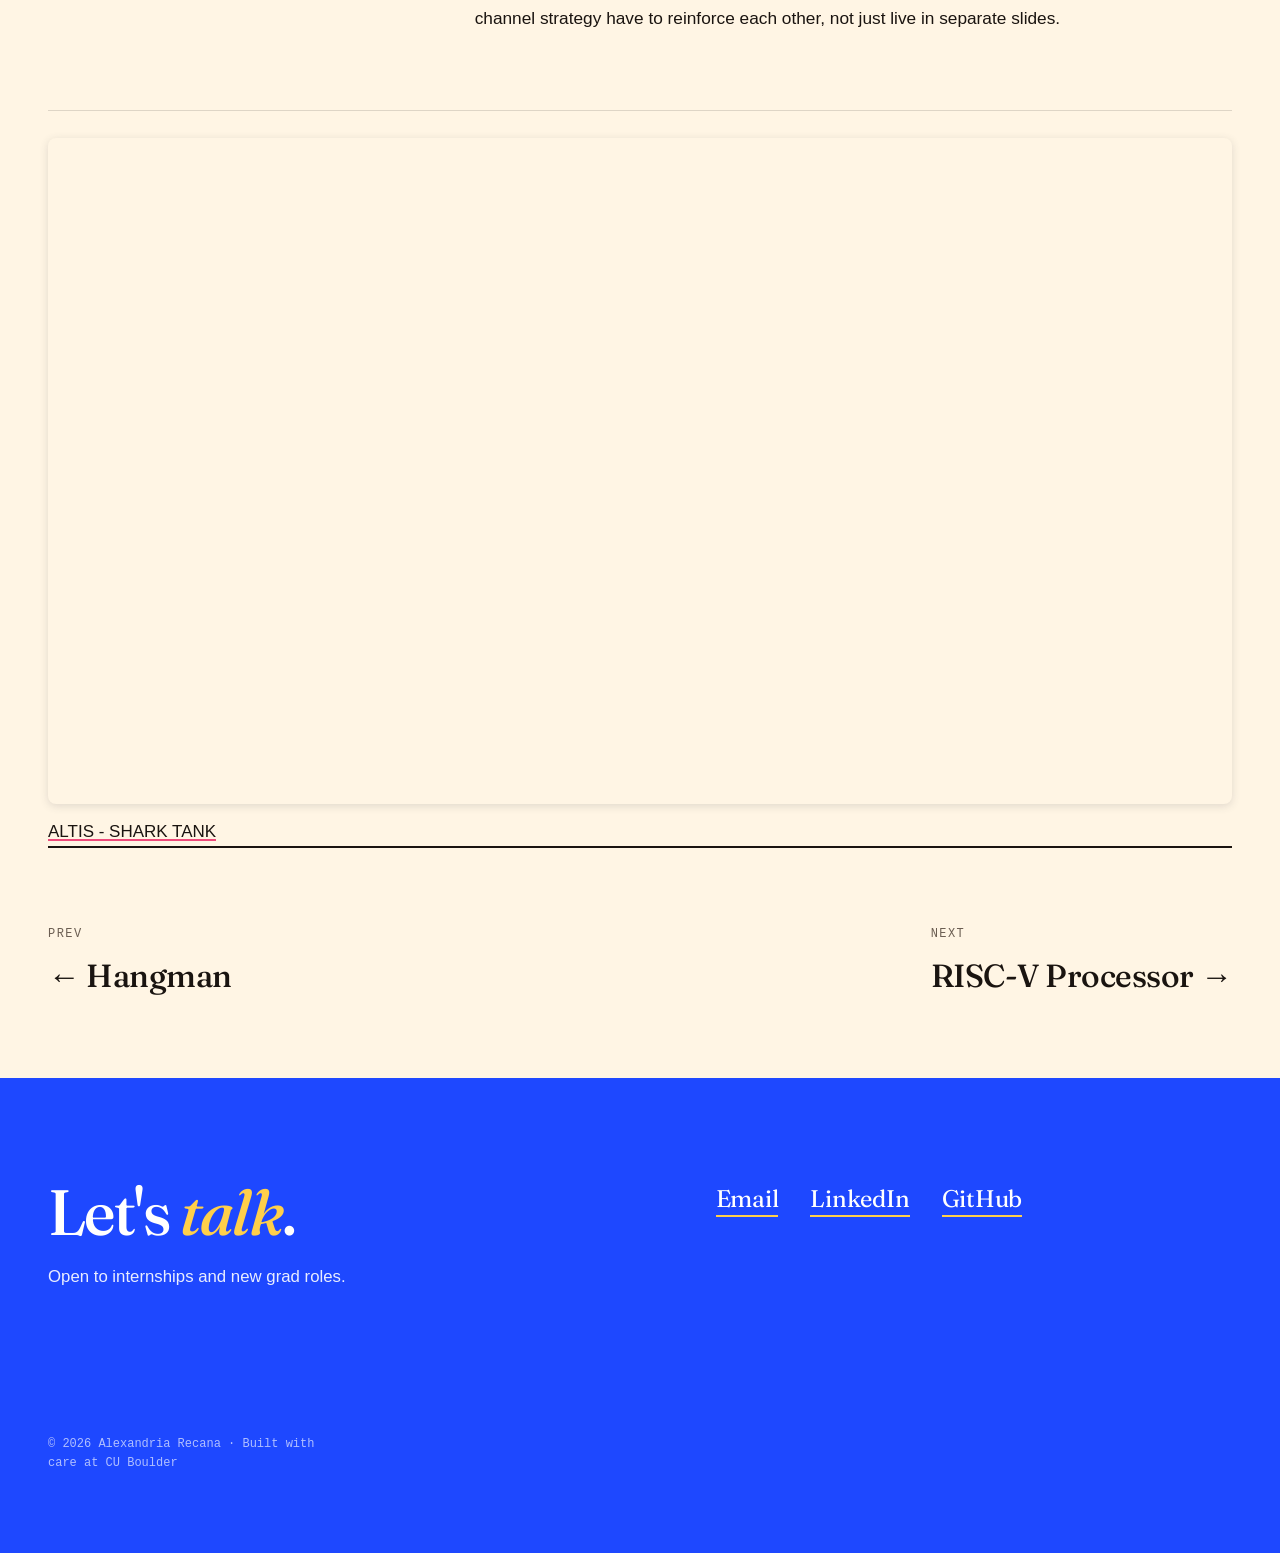
<file: work/project-4.html>
<!doctype html>
<html lang="en">
<head>
<meta charset="utf-8" />
<meta name="viewport" content="width=device-width,initial-scale=1" />
<title>Altis AI Ski Goggles — Alex Recana</title>
<meta name="description" content="A full venture business plan for Altis, an AI-powered safety-first ski goggle for backcountry skiers. Built as a 5-person team project; Alex Recana served as Chief Marketing Officer." />
<link rel="preconnect" href="https://rsms.me/" />
<link rel="stylesheet" href="https://rsms.me/inter/inter.css" />
<link rel="preconnect" href="https://fonts.googleapis.com" />
<link rel="preconnect" href="https://fonts.gstatic.com" crossorigin />
<link href="https://fonts.googleapis.com/css2?family=Fraunces:ital,opsz,wght,SOFT,WONK@0,9..144,400..700,0..100,0..1;1,9..144,400..700,0..100,0..1&display=swap" rel="stylesheet" />
<link rel="stylesheet" href="../styles.css" />
</head>
<body data-theme="rose">

<header class="site-head">
  <div class="wrap">
    <a href="../index.html" class="wordmark">Alexandria&nbsp;Recana<span class="dot"></span></a>
    <nav class="nav" aria-label="Primary">
      <a href="../index.html">Work</a>
      <a href="../life.html">Life</a>
      <a href="../about.html">About</a>
      <a href="../resume.html">Resume</a>
    </nav>
  </div>
</header>

<main>

  <section class="cs-head">
    <div class="wrap">
      <span class="eyebrow">Case 04 · 2026 · Team project</span>
      <h1>Altis <em>AI Ski Goggles</em></h1>
      <p class="summary">A full venture business plan for Altis, an AI-powered, safety-first ski goggle that consolidates avalanche beacon, crash detection, SOS, and performance tracking into a single wearable. Built with a five-person team for a venture strategy course; I served as Chief Marketing Officer.</p>
    </div>
  </section>

  <div class="wrap">

    <dl class="cs-meta">
      <div><dt>Role</dt><dd>Chief Marketing Officer</dd></div>
      <div><dt>Team</dt><dd>5-person founding team</dd></div>
      <div><dt>Course</dt><dd>BUSM 4010 · Venture Strategy</dd></div>
      <div><dt>When</dt><dd>2026</dd></div>
    </dl>

    <section class="cs-body">
      <h2>The idea</h2>
      <div class="body-copy">
        <p>Backcountry skiers heading into high-risk terrain typically carry several separate safety tools — an avalanche beacon, a crash detection device, a communication system — on top of their regular gear. Our team's premise was that this complexity itself is a safety problem: more devices means more friction in an emergency. Altis is a wearable technology concept that folds those functions into a single AI-powered ski goggle, positioned as the first product to combine safety-critical technology with performance tracking in one system.</p>
        <p>We scoped Altis around a specific beachhead: experienced backcountry skiers aged 25–45, skiing 20+ days a season, with the income and safety-consciousness to treat gear as an investment rather than an expense. The ski equipment market is roughly $16.5B globally, and wearable sports tech is projected to grow from $94B to over $120B by 2031 — Altis was designed to sit at the intersection of both.</p>
      </div>
    </section>

    <section class="cs-body">
      <h2>My role: go-to-market &amp; marketing</h2>
      <div class="body-copy">
        <p>As CMO, I led the marketing plan and go-to-market strategy — how Altis would actually reach its first customers and build a credible brand in a community that trusts firsthand experience over advertising. A few of the calls I made with the team:</p>
        <ul>
          <li>A hybrid distribution model — direct-to-consumer to protect margins and collect customer data early, paired with selective partnerships with specialty backcountry retailers for third-party credibility.</li>
          <li>A founder-led sales motion in Year 1 to keep the brand's technical credibility intact, deliberately avoiding mass-market retail (like Dick's Sporting Goods) where staff couldn't speak to the safety features.</li>
          <li>Customer acquisition through influencer partnerships with backcountry athletes, on-mountain pop-up demos at Colorado resorts, and a DTC pre-order campaign that doubled as early capital and early-adopter feedback.</li>
          <li>Retention through owned content — avalanche safety and backcountry decision-making education distributed on Instagram and YouTube — reinforcing the safety-first brand identity rather than relying on paid ads.</li>
        </ul>
        <p>We priced Altis at $649.99, positioned against the $700–$1,200 a skier would otherwise spend across separate devices, and validated the approach through expert interviews with staff at Crystal Ski Rental in Boulder and Aspen Snowmass Resort.</p>
      </div>
    </section>

    <section class="cs-body">
      <h2>Financials &amp; funding</h2>
      <div class="body-copy">
        <p>The plan modeled five years of growth from 250 units sold in Year 1 to 15,000 by Year 5 — revenue scaling from about $162K to $9.75M, with gross margin improving from 15.5% to 66.8% as manufacturing volume and supplier terms improved. The company breaks even in Year 4.</p>
        <ul>
          <li><strong>Funding ask:</strong> $3.0M total — $2.8M in staged equity (founders, pre-seed, Series A, bridge) plus a $200K short-term note, covering operating losses through Year 3.</li>
          <li><strong>Use of funds:</strong> ~43% R&amp;D, ~33% G&amp;A, ~21% sales &amp; marketing, ~5% CapEx.</li>
          <li><strong>Path to profitability:</strong> cumulative losses of roughly $2.4M before turning profitable, with $1.41M in net earnings by Year 4 and $3.16M by Year 5.</li>
        </ul>
      </div>
    </section>

    <section class="cs-body">
      <h2>Team &amp; operations</h2>
      <div class="body-copy">
        <p>Altis was built by a five-person founding team, each covering a core function: CEO, CFO, COO, Chief Product Officer, and myself as CMO. We planned to outsource hardware manufacturing to contract partners in sports eyewear and domestic PCB assembly, operate out of a shared Boulder makerspace early on, and hire embedded systems engineers as the first critical technical gap to fill — none of us came in with hardware engineering backgrounds, which shaped a lot of the operational plan.</p>
      </div>
    </section>

    <section class="cs-body">
      <h2>Reflection</h2>
      <div class="body-copy">
        <p>This was my first time owning the marketing and go-to-market strategy for a full venture plan rather than a single feature or interface. It pushed me to think about brand and distribution as design decisions in their own right — deciding <em>where not to sell</em> was as strategic as deciding where to sell. It also gave me a much sharper sense of how customer research, pricing, and channel strategy have to reinforce each other, not just live in separate slides.</p>
      </div>
    </section>

    <div style="position: relative; width: 100%; height: 0; padding-top: 56.2500%;
      padding-bottom: 0; box-shadow: 0 2px 8px 0 rgba(63,69,81,0.16); margin-top: 1.6em; margin-bottom: 0.9em; overflow: hidden;
      border-radius: 8px; will-change: transform;">
        <iframe loading="lazy" style="position: absolute; width: 100%; height: 100%; top: 0; left: 0; border: none; padding: 0;margin: 0;"
          src="https://www.canva.com/design/DAHGx5fVeFU/DTLcE_YgHMRJ3NfyQrzJZQ/view?embed" allowfullscreen="allowfullscreen" allow="fullscreen">
        </iframe>
      </div>
      <a href="https:&#x2F;&#x2F;www.canva.com&#x2F;design&#x2F;DAHGx5fVeFU&#x2F;DTLcE_YgHMRJ3NfyQrzJZQ&#x2F;view?utm_content=DAHGx5fVeFU&amp;utm_campaign=designshare&amp;utm_medium=embeds&amp;utm_source=link" target="_blank" rel="noopener">ALTIS - SHARK TANK </a>

    <section class="cs-next">
      <a href="project-3.html"><span class="label">Prev</span>← Hangman</a>
      <a href="project-5.html"><span class="label">Next</span>RISC-V Processor →</a>
    </section>
  </div>

  <footer class="site-foot">
    <div class="wrap">
      <div><h4>Let's <em>talk</em>.</h4><p>Open to internships and new grad roles.</p></div>
      <div>
        <div class="contact-links">
          <a href="mailto:alexandria.recana@gmail.com">Email</a>
          <a href="https://www.linkedin.com/in/alexandria-recana/" target="_blank" rel="noopener">LinkedIn</a>
          <a href="https://github.com/alexandriarecana" target="_blank" rel="noopener">GitHub</a>
        </div>
      </div>
      <p class="fine">© 2026 Alexandria Recana · Built with care at CU Boulder</p>
    </div>
  </footer>

</main>

</body>
</html>
</file>
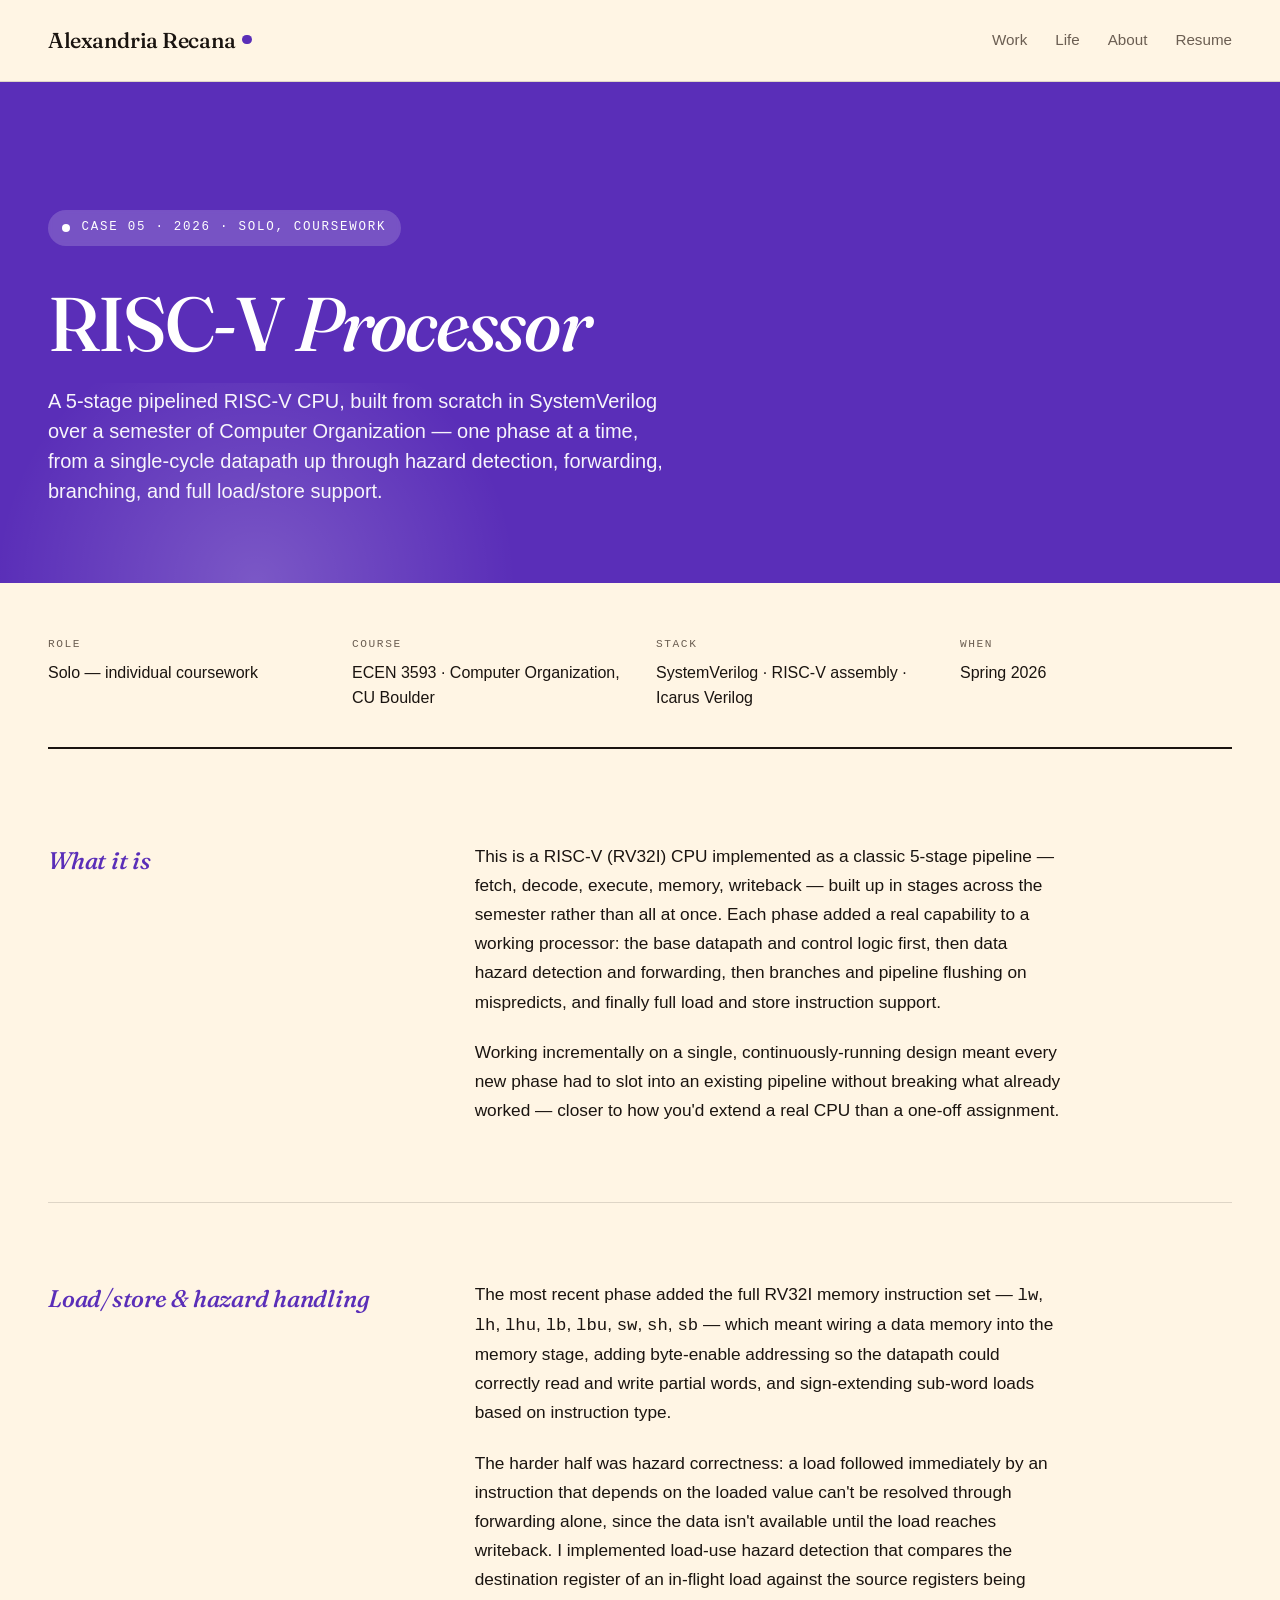
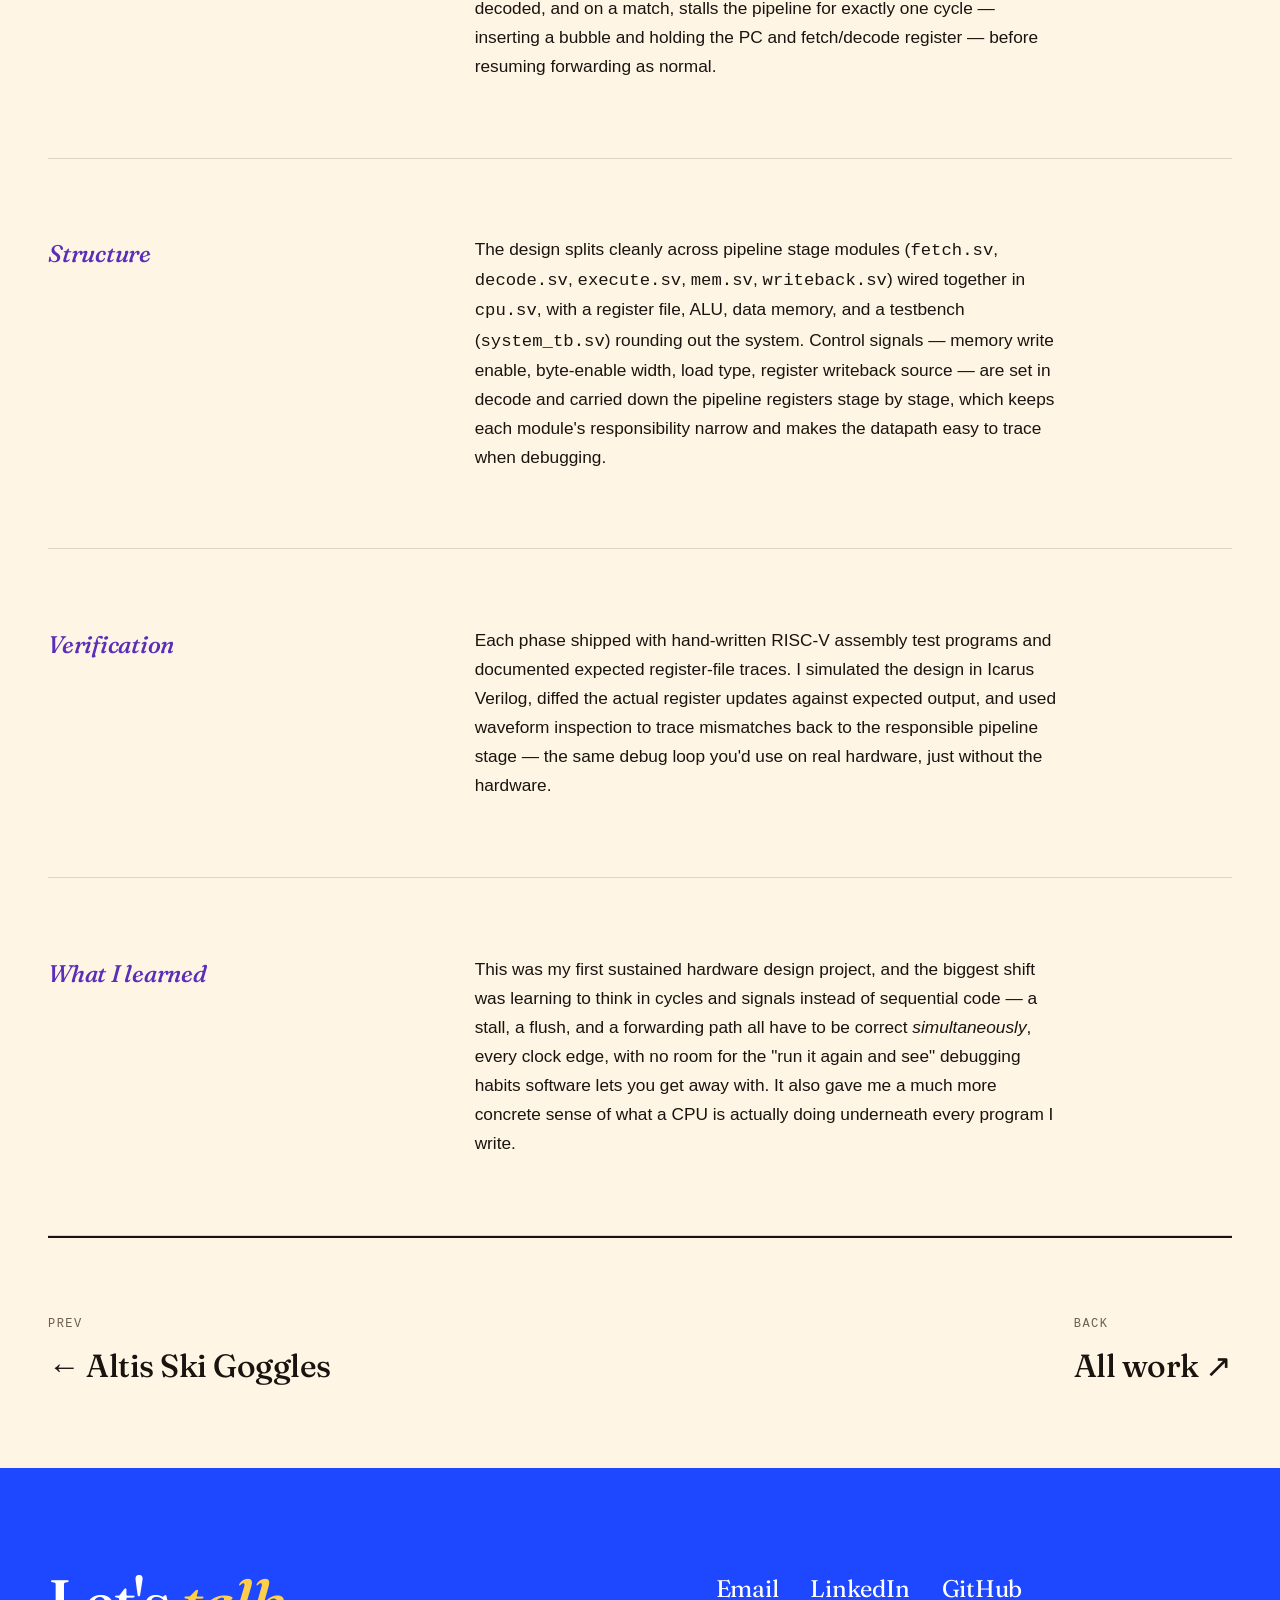
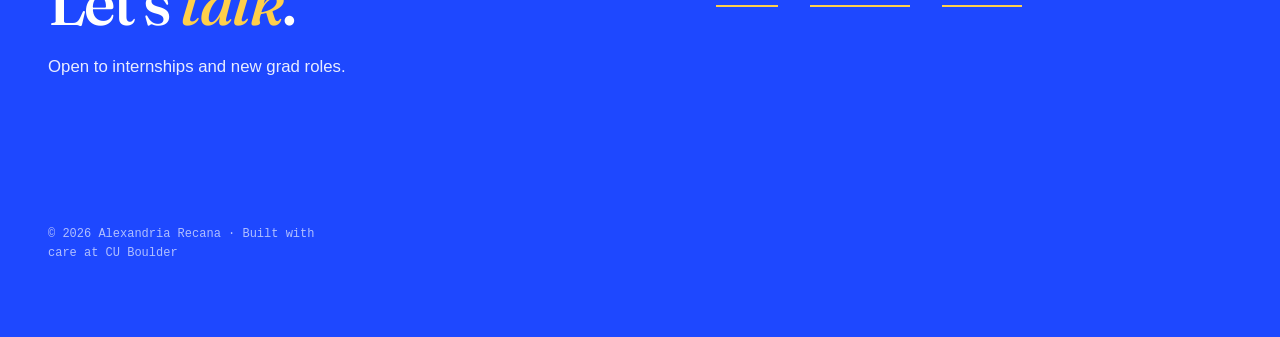
<file: work/project-5.html>
<!doctype html>
<html lang="en">
<head>
<meta charset="utf-8" />
<meta name="viewport" content="width=device-width,initial-scale=1" />
<title>RISC-V Processor — Alex Recana</title>
<meta name="description" content="A 5-stage pipelined RISC-V CPU built incrementally in SystemVerilog, with hazard detection, forwarding, branch handling, and load/store support." />
<link rel="preconnect" href="https://rsms.me/" />
<link rel="stylesheet" href="https://rsms.me/inter/inter.css" />
<link rel="preconnect" href="https://fonts.googleapis.com" />
<link rel="preconnect" href="https://fonts.gstatic.com" crossorigin />
<link href="https://fonts.googleapis.com/css2?family=Fraunces:ital,opsz,wght,SOFT,WONK@0,9..144,400..700,0..100,0..1;1,9..144,400..700,0..100,0..1&display=swap" rel="stylesheet" />
<link rel="stylesheet" href="../styles.css" />
</head>
<body data-theme="plum">

<header class="site-head">
  <div class="wrap">
    <a href="../index.html" class="wordmark">Alexandria&nbsp;Recana<span class="dot"></span></a>
    <nav class="nav" aria-label="Primary">
      <a href="../index.html">Work</a>
      <a href="../life.html">Life</a>
      <a href="../about.html">About</a>
      <a href="../resume.html">Resume</a>
    </nav>
  </div>
</header>

<main>

  <section class="cs-head">
    <div class="wrap">
      <span class="eyebrow">Case 05 · 2026 · Solo, coursework</span>
      <h1>RISC-V <em>Processor</em></h1>
      <p class="summary">A 5-stage pipelined RISC-V CPU, built from scratch in SystemVerilog over a semester of Computer Organization — one phase at a time, from a single-cycle datapath up through hazard detection, forwarding, branching, and full load/store support.</p>
    </div>
  </section>

  <div class="wrap">

    <dl class="cs-meta">
      <div><dt>Role</dt><dd>Solo — individual coursework</dd></div>
      <div><dt>Course</dt><dd>ECEN 3593 · Computer Organization, CU Boulder</dd></div>
      <div><dt>Stack</dt><dd>SystemVerilog · RISC-V assembly · Icarus Verilog</dd></div>
      <div><dt>When</dt><dd>Spring 2026</dd></div>
    </dl>

    <section class="cs-body">
      <h2>What it is</h2>
      <div class="body-copy">
        <p>This is a RISC-V (RV32I) CPU implemented as a classic 5-stage pipeline — fetch, decode, execute, memory, writeback — built up in stages across the semester rather than all at once. Each phase added a real capability to a working processor: the base datapath and control logic first, then data hazard detection and forwarding, then branches and pipeline flushing on mispredicts, and finally full load and store instruction support.</p>
        <p>Working incrementally on a single, continuously-running design meant every new phase had to slot into an existing pipeline without breaking what already worked — closer to how you'd extend a real CPU than a one-off assignment.</p>
      </div>
    </section>

    <section class="cs-body">
      <h2>Load/store &amp; hazard handling</h2>
      <div class="body-copy">
        <p>The most recent phase added the full RV32I memory instruction set — <code>lw</code>, <code>lh</code>, <code>lhu</code>, <code>lb</code>, <code>lbu</code>, <code>sw</code>, <code>sh</code>, <code>sb</code> — which meant wiring a data memory into the memory stage, adding byte-enable addressing so the datapath could correctly read and write partial words, and sign-extending sub-word loads based on instruction type.</p>
        <p>The harder half was hazard correctness: a load followed immediately by an instruction that depends on the loaded value can't be resolved through forwarding alone, since the data isn't available until the load reaches writeback. I implemented load-use hazard detection that compares the destination register of an in-flight load against the source registers being decoded, and on a match, stalls the pipeline for exactly one cycle — inserting a bubble and holding the PC and fetch/decode register — before resuming forwarding as normal.</p>
      </div>
    </section>

    <section class="cs-body">
      <h2>Structure</h2>
      <div class="body-copy">
        <p>The design splits cleanly across pipeline stage modules (<code>fetch.sv</code>, <code>decode.sv</code>, <code>execute.sv</code>, <code>mem.sv</code>, <code>writeback.sv</code>) wired together in <code>cpu.sv</code>, with a register file, ALU, data memory, and a testbench (<code>system_tb.sv</code>) rounding out the system. Control signals — memory write enable, byte-enable width, load type, register writeback source — are set in decode and carried down the pipeline registers stage by stage, which keeps each module's responsibility narrow and makes the datapath easy to trace when debugging.</p>
      </div>
    </section>

    <section class="cs-body">
      <h2>Verification</h2>
      <div class="body-copy">
        <p>Each phase shipped with hand-written RISC-V assembly test programs and documented expected register-file traces. I simulated the design in Icarus Verilog, diffed the actual register updates against expected output, and used waveform inspection to trace mismatches back to the responsible pipeline stage — the same debug loop you'd use on real hardware, just without the hardware.</p>
      </div>
    </section>

    <section class="cs-body">
      <h2>What I learned</h2>
      <div class="body-copy">
        <p>This was my first sustained hardware design project, and the biggest shift was learning to think in cycles and signals instead of sequential code — a stall, a flush, and a forwarding path all have to be correct <em>simultaneously</em>, every clock edge, with no room for the "run it again and see" debugging habits software lets you get away with. It also gave me a much more concrete sense of what a CPU is actually doing underneath every program I write.</p>
      </div>
    </section>

    <section class="cs-next">
      <a href="project-4.html"><span class="label">Prev</span>← Altis Ski Goggles</a>
      <a href="../index.html"><span class="label">Back</span>All work ↗</a>
    </section>
  </div>

  <footer class="site-foot">
    <div class="wrap">
      <div><h4>Let's <em>talk</em>.</h4><p>Open to internships and new grad roles.</p></div>
      <div>
        <div class="contact-links">
          <a href="mailto:alexandria.recana@gmail.com">Email</a>
          <a href="https://www.linkedin.com/in/alexandria-recana/" target="_blank" rel="noopener">LinkedIn</a>
          <a href="https://github.com/alexandriarecana" target="_blank" rel="noopener">GitHub</a>
        </div>
      </div>
      <p class="fine">© 2026 Alexandria Recana · Built with care at CU Boulder</p>
    </div>
  </footer>

</main>

</body>
</html>
</file>
<file: styles.css>
/* =========================================================
   Portfolio — warm / editorial / colorful
   Cream paper, five-color palette, expressive display serif.
   Each case study gets its own accent via <body data-theme="…">.
   Find every instance of "Your Name" and replace with yours.
   ========================================================= */

:root {
  /* paper + ink */
  --paper: #fff5e4;        /* warm cream */
  --ink:   #1a1410;        /* espresso, not black */
  --muted: #6b5e52;
  --line:  rgba(26, 20, 16, 0.14);

  /* palette — use these as section backgrounds / theme accents */
  --tangerine: #ff5a1f;
  --cobalt:    #1e48ff;
  --sage:      #3fa65a;
  --butter:    #ffcf4a;
  --rose:      #ef4a7b;
  --plum:      #5a2eb8;

  /* default theme (home / about) */
  --accent:    var(--tangerine);
  --accent-ink: #fff;

  /* layout / type */
  --maxw: 1280px;
  --gutter: clamp(1.5rem, 4vw, 3rem);
  --serif: "Fraunces", "Times New Roman", Times, serif;
  --sans:  "Inter", -apple-system, BlinkMacSystemFont, "Helvetica Neue", Arial, sans-serif;
  --mono:  ui-monospace, "SF Mono", "JetBrains Mono", Menlo, monospace;
}

/* theme overrides for case studies */
body[data-theme="tangerine"] { --accent: var(--tangerine); --accent-ink: #fff; }
body[data-theme="cobalt"]    { --accent: var(--cobalt);    --accent-ink: #fff; }
body[data-theme="sage"]      { --accent: var(--sage);      --accent-ink: #fff; }
body[data-theme="butter"]    { --accent: var(--butter);    --accent-ink: #1a1410; }
body[data-theme="rose"]      { --accent: var(--rose);      --accent-ink: #fff; }
body[data-theme="plum"]      { --accent: var(--plum);      --accent-ink: #fff; }

* { box-sizing: border-box; }
html { scroll-behavior: smooth; }

body {
  margin: 0;
  background: var(--paper);
  color: var(--ink);
  font-family: var(--sans);
  font-size: 17px;
  line-height: 1.55;
  -webkit-font-smoothing: antialiased;
  font-feature-settings: "ss01", "cv11";
}

::selection { background: var(--accent); color: var(--accent-ink); }

a {
  color: inherit;
  text-decoration: none;
  background-image: linear-gradient(var(--accent), var(--accent));
  background-size: 100% 2px;
  background-position: 0 100%;
  background-repeat: no-repeat;
  transition: background-size 200ms ease, color 160ms ease;
}
a:hover { background-size: 100% 100%; color: var(--accent-ink); }

img { max-width: 100%; display: block; }

/* -------- layout -------- */
.wrap {
  max-width: var(--maxw);
  margin: 0 auto;
  padding: 0 var(--gutter);
}

/* -------- header -------- */
.site-head {
  padding: 1.5rem 0;
  position: sticky;
  top: 0;
  background: var(--paper);
  z-index: 10;
  border-bottom: 1px solid var(--line);
}
.site-head .wrap {
  display: flex;
  align-items: center;
  justify-content: space-between;
  gap: 2rem;
}
.wordmark {
  font-family: var(--serif);
  font-weight: 500;
  font-size: 1.35rem;
  letter-spacing: -0.02em;
  background: none;
  display: inline-flex;
  align-items: center;
  gap: 0.4rem;
}
.wordmark .dot {
  display: inline-block;
  width: 0.6rem; height: 0.6rem;
  background: var(--accent);
  border-radius: 50%;
  margin-bottom: 0.1em;
}
.wordmark:hover { color: var(--ink); }
.nav {
  display: flex;
  gap: 1.75rem;
  font-size: 0.95rem;
}
.nav a { background: none; color: var(--muted); padding-bottom: 2px; }
.nav a[aria-current="page"] { color: var(--ink); }
.nav a:hover {
  color: var(--ink);
  background-image: linear-gradient(var(--accent), var(--accent));
  background-size: 100% 2px;
  background-position: 0 100%;
  background-repeat: no-repeat;
}

/* -------- hero -------- */
.hero {
  position: relative;
  padding: clamp(4rem, 12vw, 9rem) 0 clamp(3rem, 8vw, 6rem);
  overflow: hidden;
}
.hero::before {
  /* big decorative blob */
  content: "";
  position: absolute;
  top: 10%;
  right: -10%;
  width: 52vw; height: 52vw;
  max-width: 720px; max-height: 720px;
  background: radial-gradient(circle at 30% 30%, var(--butter), var(--tangerine) 55%, var(--rose) 95%);
  border-radius: 50%;
  filter: blur(2px);
  opacity: 0.9;
  z-index: 0;
  animation: drift 18s ease-in-out infinite alternate;
}
@keyframes drift {
  from { transform: translate(0, 0) scale(1); }
  to   { transform: translate(-3%, 4%) scale(1.05); }
}
.hero .wrap { position: relative; z-index: 1; }
.hero h1 {
  font-family: var(--serif);
  font-size: clamp(2.75rem, 8vw, 6.5rem);
  line-height: 0.98;
  letter-spacing: -0.035em;
  font-weight: 500;
  font-variation-settings: "SOFT" 50, "WONK" 1;
  margin: 0 0 1.5rem;
  max-width: 18ch;
}
.hero h1 em {
  font-style: italic;
  color: var(--tangerine);
  font-variation-settings: "SOFT" 100, "WONK" 1;
}
.hero h1 .hl {
  background: var(--butter);
  box-decoration-break: clone;
  -webkit-box-decoration-break: clone;
  padding: 0 0.18em;
  border-radius: 0.08em;
}
.hero .lede {
  font-size: clamp(1.1rem, 1.6vw, 1.3rem);
  max-width: 46ch;
  color: var(--ink);
  margin: 0;
  line-height: 1.55;
}
.eyebrow {
  display: inline-flex;
  align-items: center;
  gap: 0.7rem;
  font-family: var(--mono);
  font-size: 0.78rem;
  text-transform: uppercase;
  letter-spacing: 0.14em;
  color: var(--ink);
  margin-bottom: 1.75rem;
  background: var(--butter);
  padding: 0.5rem 0.9rem;
  border-radius: 999px;
}
.eyebrow::before {
  content: "";
  width: 0.5rem; height: 0.5rem;
  background: var(--sage);
  border-radius: 50%;
  animation: pulse 2s ease-in-out infinite;
}
@keyframes pulse {
  0%, 100% { opacity: 1; transform: scale(1); }
  50%      { opacity: 0.5; transform: scale(0.8); }
}

/* -------- marquee -------- */
.marquee {
  background: var(--ink);
  color: var(--paper);
  padding: 1.1rem 0;
  overflow: hidden;
  border-top: 1px solid var(--ink);
  border-bottom: 1px solid var(--ink);
}
.marquee-track {
  display: flex;
  gap: 3rem;
  white-space: nowrap;
  animation: marquee 28s linear infinite;
  font-family: var(--serif);
  font-size: clamp(1.5rem, 3vw, 2.25rem);
  letter-spacing: -0.01em;
  font-weight: 500;
  align-items: center;
}
.marquee-track span { display: inline-flex; align-items: center; gap: 3rem; }
.marquee-track .star {
  color: var(--butter);
  font-size: 0.s5em;
  line-height: 0;
}
@keyframes marquee {
  from { transform: translateX(0); }
  to   { transform: translateX(-50%); }
}

/* -------- section -------- */
.section {
  padding: clamp(4rem, 9vw, 8rem) 0;
  position: relative;
}
.section + .section { border-top: 1px solid var(--line); }
.section--cobalt { background: var(--cobalt); color: #fff; --line: rgba(255,255,255,0.2); --muted: rgba(255,255,255,0.7); }
.section--cobalt a { color: #fff; }
.section--sage   { background: var(--sage);   color: #fff; --line: rgba(255,255,255,0.2); --muted: rgba(255,255,255,0.75); }
.section--sage   a { color: #fff; }
.section--butter { background: var(--butter); color: var(--ink); }
.section--rose   { background: var(--rose);   color: #fff; --line: rgba(255,255,255,0.2); --muted: rgba(255,255,255,0.8); }
.section--rose   a { color: #fff; }

.section-head {
  display: grid;
  grid-template-columns: 1fr 2fr;
  gap: 2rem;
  margin-bottom: 3.5rem;
  align-items: end;
}
.section-head h2 {
  font-family: var(--serif);
  font-size: clamp(2rem, 5vw, 3.5rem);
  font-weight: 500;
  letter-spacing: -0.025em;
  line-height: 1;
  margin: 0;
}
.section-head h2 em { color: var(--accent); font-style: italic; }
.section-head p { margin: 0; max-width: 52ch; font-size: 1.05rem; }
@media (max-width: 800px) {
  .section-head { grid-template-columns: 1fr; gap: 1rem; align-items: start; }
}

/* -------- work list -------- */
.work-list {
  list-style: none;
  padding: 0;
  margin: 0;
  border-top: 2px solid var(--ink);
}
.work-item { border-bottom: 2px solid var(--ink); }
.work-item a {
  display: grid;
  grid-template-columns: 0.5fr 2fr 1.5fr 0.5fr;
  gap: 2rem;
  align-items: baseline;
  padding: 2rem 0.25rem;
  background: none;
  transition: padding 220ms ease, background-color 220ms ease;
}
.work-item a:hover {
  padding-left: 1.25rem;
  background: transparent;
}
.work-item a:hover .title { color: var(--swatch-color, var(--accent)); }
.work-item .num {
  font-family: var(--mono);
  font-size: 0.8rem;
  color: var(--muted);
  display: inline-flex;
  align-items: center;
  gap: 0.6rem;
}
.work-item .num::before {
  content: "";
  width: 0.9rem; height: 0.9rem;
  border-radius: 50%;
  background: var(--swatch-color, var(--accent));
  display: inline-block;
}
.work-item .title {
  font-family: var(--serif);
  font-size: clamp(1.4rem, 2.8vw, 2.25rem);
  letter-spacing: -0.02em;
  font-weight: 500;
  line-height: 1.05;
  transition: color 200ms ease;
}
.work-item .title em { font-style: italic; color: var(--swatch-color, var(--accent)); }
.work-item .role { color: var(--muted); font-size: 0.95rem; }
.work-item .year {
  text-align: right;
  font-family: var(--mono);
  font-size: 0.8rem;
  color: var(--muted);
}
@media (max-width: 680px) {
  .work-item a {
    grid-template-columns: auto 1fr auto;
    grid-template-areas: "num title year" ".  role  .";
    column-gap: 1rem;
    row-gap: 0.35rem;
  }
  .work-item .num  { grid-area: num; }
  .work-item .title { grid-area: title; }
  .work-item .role { grid-area: role; }
  .work-item .year { grid-area: year; }
}

/* -------- case study hero -------- */
.cs-head {
  background: var(--accent);
  color: var(--accent-ink);
  padding: clamp(4rem, 10vw, 8rem) 0 clamp(3rem, 6vw, 5rem);
  position: relative;
  overflow: hidden;
}
.cs-head::after {
  content: "";
  position: absolute;
  bottom: -40%;
  left: -10%;
  width: 60%; height: 80%;
  background: radial-gradient(circle, rgba(255,255,255,0.2), transparent 60%);
  pointer-events: none;
}
.cs-head .wrap { position: relative; z-index: 1; }
.cs-head .eyebrow {
  background: rgba(255,255,255,0.18);
  color: var(--accent-ink);
  backdrop-filter: blur(2px);
}
.cs-head .eyebrow::before { background: var(--accent-ink); }
.cs-head h1 {
  font-family: var(--serif);
  font-size: clamp(2.5rem, 6.5vw, 4.75rem);
  line-height: 1;
  letter-spacing: -0.025em;
  font-weight: 500;
  margin: 0.75rem 0 1.5rem;
  max-width: 22ch;
}
.cs-head h1 em { font-style: italic; }
.cs-head .summary {
  font-size: clamp(1.1rem, 1.6vw, 1.25rem);
  max-width: 56ch;
  margin: 0;
  opacity: 0.95;
  line-height: 1.5;
}

.cs-meta {
  display: grid;
  grid-template-columns: repeat(4, 1fr);
  gap: 2rem;
  padding: 2.25rem 0;
  border-bottom: 2px solid var(--ink);
}
.cs-meta dt {
  font-family: var(--mono);
  font-size: 0.7rem;
  text-transform: uppercase;
  letter-spacing: 0.14em;
  color: var(--muted);
  margin-bottom: 0.5rem;
}
.cs-meta dd { margin: 0; font-size: 1rem; font-weight: 500; }
@media (max-width: 680px) {
  .cs-meta { grid-template-columns: 1fr 1fr; gap: 1.5rem; }
}

.cs-body {
  display: grid;
  grid-template-columns: 1fr 2fr;
  gap: 3rem;
  padding: clamp(3rem, 6vw, 5rem) 0;
  border-bottom: 1px solid var(--line);
}
.cs-body h2 {
  font-family: var(--serif);
  font-size: 1.5rem;
  font-weight: 500;
  letter-spacing: -0.01em;
  margin: 0;
  position: sticky;
  top: 6rem;
  align-self: start;
  color: var(--accent);
  font-style: italic;
}
.cs-body .body-copy { max-width: 62ch; }
.cs-body .body-copy > * + * { margin-top: 1.25em; }
.cs-body h3 {
  font-family: var(--serif);
  font-size: 1.35rem;
  font-weight: 500;
  letter-spacing: -0.01em;
  margin-top: 2em !important;
  margin-bottom: 0.25em;
}
.cs-body p { margin: 0; font-size: 1.08rem; line-height: 1.68; }
.cs-body figure {
  margin: 2.5rem 0 0;
  padding: 0;
  grid-column: 1 / -1;
}
.cs-body figure img,
.cs-placeholder {
  border: 2px solid var(--ink);
  background: color-mix(in srgb, var(--accent) 18%, var(--paper));
  aspect-ratio: 16 / 9;
  width: 100%;
  border-radius: 4px;
}
.cs-placeholder {
  display: grid;
  place-items: center;
  color: var(--ink);
  font-family: var(--mono);
  font-size: 0.85rem;
  letter-spacing: 0.08em;
}
.cs-body figcaption {
  margin-top: 0.85rem;
  font-size: 0.88rem;
  color: var(--muted);
  font-family: var(--mono);
}
.cs-body ul, .cs-body ol { padding-left: 1.2em; }
.cs-body li { margin-top: 0.45em; font-size: 1.05rem; }
.cs-body li::marker { color: var(--accent); }
@media (max-width: 800px) {
  .cs-body { grid-template-columns: 1fr; gap: 1rem; }
  .cs-body h2 { position: static; }
}

.cs-next {
  padding: clamp(3rem, 6vw, 5rem) 0;
  border-top: 2px solid var(--ink);
  display: flex;
  justify-content: space-between;
  gap: 2rem;
  flex-wrap: wrap;
}
.cs-next .label {
  font-family: var(--mono);
  font-size: 0.75rem;
  text-transform: uppercase;
  letter-spacing: 0.12em;
  color: var(--muted);
  display: block;
  margin-bottom: 0.5rem;
}
.cs-next a {
  font-family: var(--serif);
  font-size: clamp(1.5rem, 3vw, 2rem);
  letter-spacing: -0.015em;
  font-weight: 500;
  background: none;
}
.cs-next a:hover { color: var(--accent); }

/* -------- about page -------- */
.about-grid {
  display: grid;
  grid-template-columns: 1fr 2fr;
  gap: 3rem;
  padding: clamp(3rem, 8vw, 6rem) 0;
}
@media (max-width: 800px) { .about-grid { grid-template-columns: 1fr; gap: 2rem; } }
.about-grid h1 {
  font-family: var(--serif);
  font-size: clamp(2.5rem, 6vw, 4.5rem);
  letter-spacing: -0.03em;
  font-weight: 500;
  line-height: 0.95;
  margin: 0;
}
.about-grid h1 em { color: var(--tangerine); font-style: italic; }
.about-body p { font-size: 1.15rem; line-height: 1.7; margin: 0 0 1.25em; max-width: 60ch; }
.about-body p:last-child { margin-bottom: 0; }
.about-body .drop::first-letter {
  font-family: var(--serif);
  float: left;
  font-size: 4.5rem;
  line-height: 0.85;
  padding: 0.25rem 0.5rem 0 0;
  color: var(--tangerine);
  font-style: italic;
}

.rows {
  display: grid;
  grid-template-columns: 1fr 2fr;
  gap: 2rem;
  padding: 2.25rem 0;
  border-bottom: 1px solid var(--line);
}
.rows:first-of-type { border-top: 2px solid var(--ink); }
.rows h3 {
  font-family: var(--mono);
  font-size: 0.78rem;
  text-transform: uppercase;
  letter-spacing: 0.14em;
  color: var(--tangerine);
  margin: 0;
  font-weight: 600;
}
.rows ul { list-style: none; padding: 0; margin: 0; }
.rows li { margin-bottom: 0.6rem; font-size: 1.02rem; }
.rows .when {
  font-family: var(--mono);
  font-size: 0.8rem;
  color: var(--muted);
  margin-right: 1rem;
}

/* -------- footer -------- */
.site-foot {
  background: var(--cobalt);
  color: #fff;
  padding: clamp(4rem, 8vw, 7rem) 0 3rem;
  margin-top: 0;
}
.site-foot .wrap {
  display: grid;
  grid-template-columns: 1.2fr 1fr;
  gap: 3rem;
}
.site-foot h4 {
  font-family: var(--serif);
  font-size: clamp(2.25rem, 5vw, 4rem);
  font-weight: 500;
  letter-spacing: -0.025em;
  line-height: 1;
  margin: 0 0 1.25rem;
  max-width: 14ch;
}
.site-foot h4 em { color: var(--butter); font-style: italic; }
.site-foot p { margin: 0 0 2rem; max-width: 38ch; opacity: 0.9; font-size: 1.05rem; line-height: 1.6; }
.site-foot a { color: #fff; background-image: linear-gradient(var(--butter), var(--butter)); }
.site-foot a:hover { color: var(--cobalt); }
.site-foot .contact-links {
  display: flex;
  flex-wrap: wrap;
  gap: 1.25rem 2rem;
  font-family: var(--serif);
  font-size: 1.5rem;
  letter-spacing: -0.01em;
}
.site-foot .fine {
  margin-top: 4rem;
  grid-column: 1 / -1;
  font-family: var(--mono);
  font-size: 0.75rem;
  opacity: 0.65;
}
@media (max-width: 680px) { .site-foot .wrap { grid-template-columns: 1fr; gap: 2rem; } }

/* -------- utility -------- */
.visually-hidden {
  position: absolute; width: 1px; height: 1px;
  padding: 0; margin: -1px; overflow: hidden;
  clip: rect(0,0,0,0); white-space: nowrap; border: 0;
}

.chip {
  display: inline-flex;
  align-items: center;
  gap: 0.4rem;
  font-family: var(--mono);
  font-size: 0.72rem;
  text-transform: uppercase;
  letter-spacing: 0.12em;
  padding: 0.35rem 0.7rem;
  border-radius: 999px;
  background: var(--butter);
  color: var(--ink);
  border: none;
}
.chip + .chip { margin-left: 0.4rem; }
</file>
